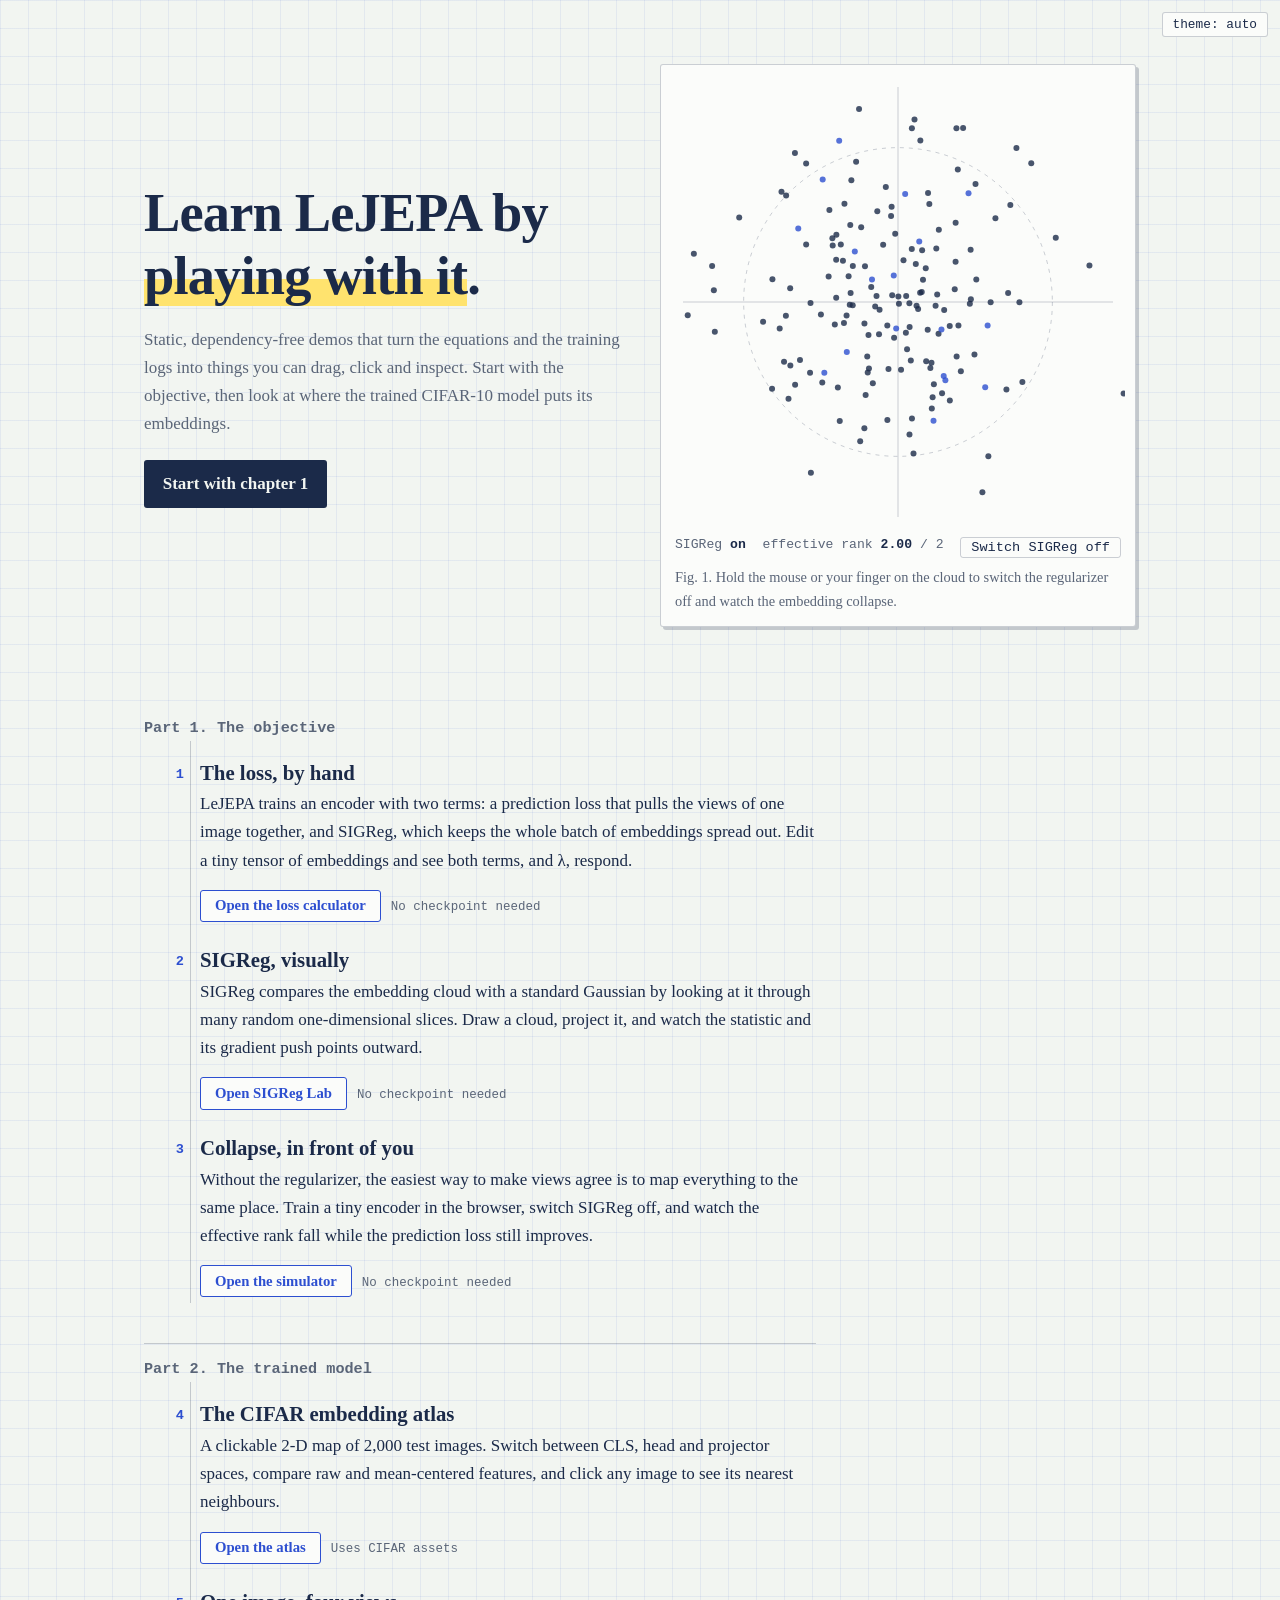
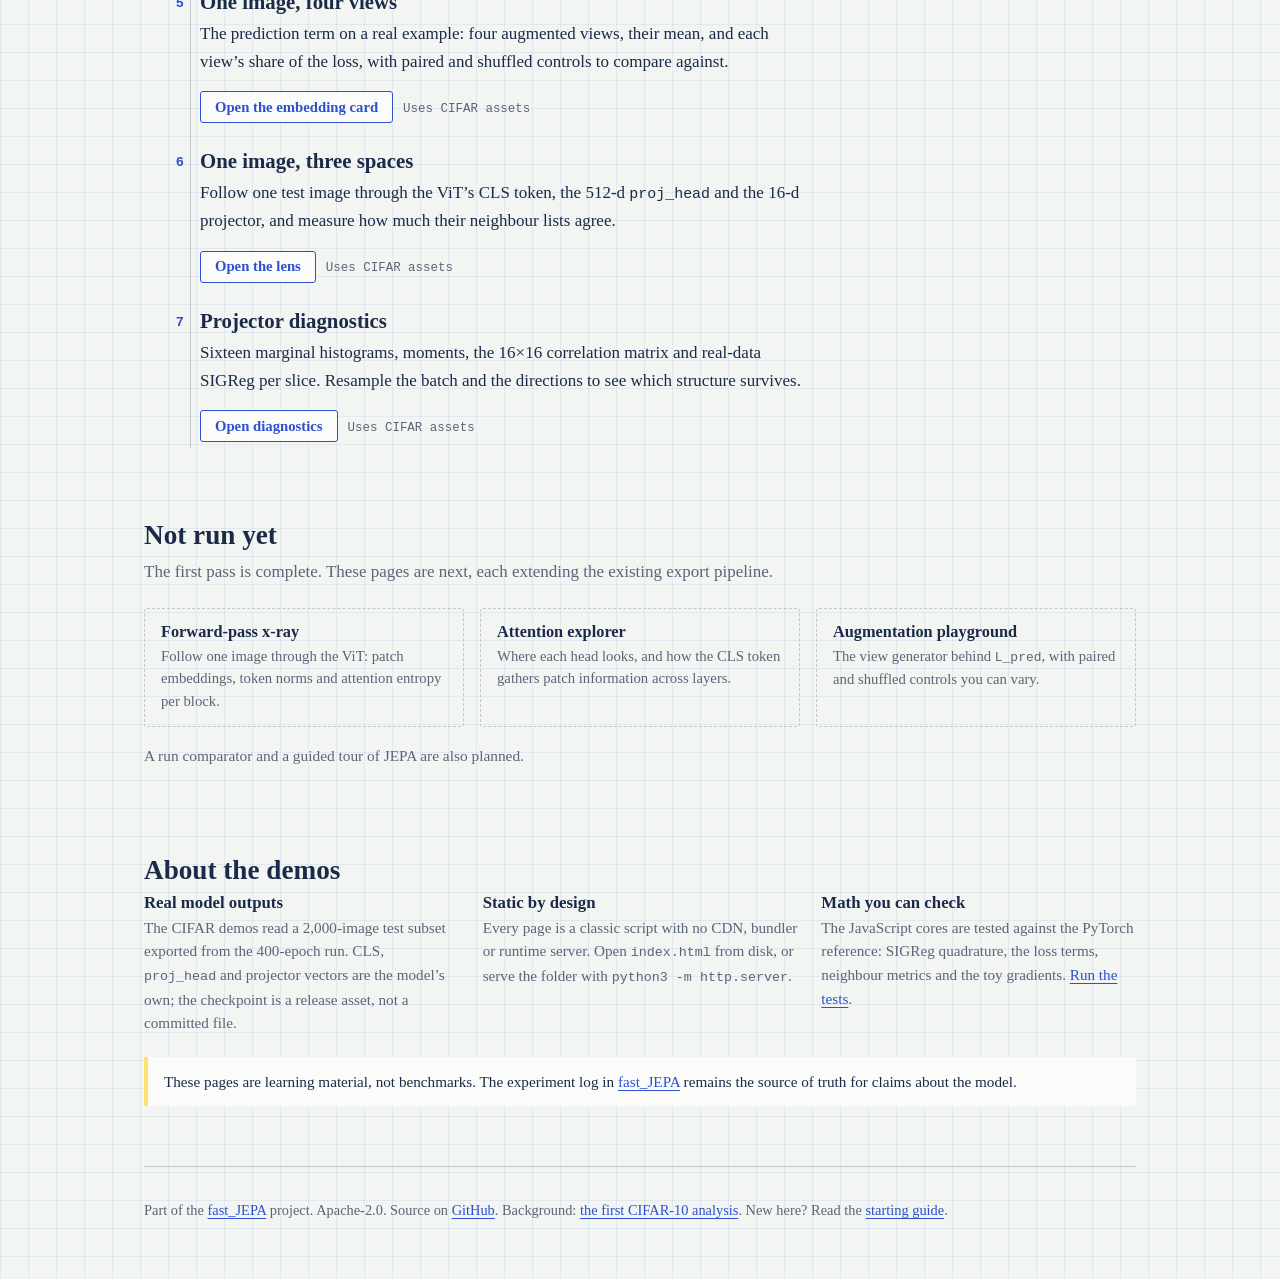
<file: index.html>
<!doctype html>
<html lang="en">
<head>
<meta charset="utf-8" />
<meta name="viewport" content="width=device-width, initial-scale=1" />
<title>FastJEPA learning tools</title>
<meta name="description" content="Interactive demos for understanding JEPA, LeJEPA, SIGReg and the CIFAR-10 representation." />
<style>
:root{
  --paper:#f2f5f1; --sheet:#fbfcfa; --grid:rgba(45,79,208,.08); --ink:#1b2a49; --soft:#5a6578;
  --accent:#2d4fd0; --mark:#ffe36e; --rule:rgba(27,42,73,.22);
  --serif:"Iowan Old Style","Palatino Linotype",Palatino,Charter,Georgia,serif;
  --mono:ui-monospace,"SF Mono",Menlo,Consolas,monospace;
}
@media (prefers-color-scheme:dark){:root:not([data-theme="light"]){
  --paper:#12161d; --sheet:#181d26; --grid:rgba(143,168,255,.07); --ink:#e6eaf2; --soft:#9aa5b8;
  --accent:#8fa8ff; --mark:#5c4f12; --rule:rgba(230,234,242,.2);
}}
:root[data-theme="dark"]{
  --paper:#12161d; --sheet:#181d26; --grid:rgba(143,168,255,.07); --ink:#e6eaf2; --soft:#9aa5b8;
  --accent:#8fa8ff; --mark:#5c4f12; --rule:rgba(230,234,242,.2);
}
.theme{position:fixed;top:12px;right:12px;z-index:5;font:.8rem var(--mono);background:var(--sheet);color:var(--ink);
  border:1px solid var(--rule);border-radius:3px;padding:4px 10px;cursor:pointer}
*{box-sizing:border-box}
html{scroll-behavior:smooth}
body{margin:0;background:var(--paper);color:var(--ink);font:1.0625rem/1.65 var(--serif);
  background-image:linear-gradient(var(--grid) 1px,transparent 1px),linear-gradient(90deg,var(--grid) 1px,transparent 1px);
  background-size:28px 28px}
a{color:var(--accent);text-underline-offset:3px}
a:focus-visible,button:focus-visible{outline:3px solid var(--accent);outline-offset:3px}
.wrap{max-width:1040px;margin:0 auto;padding:0 24px}
.mono{font-family:var(--mono);font-size:.88em}
h1,h2,h3{font-weight:600;line-height:1.15;margin:0}
.mark{background:linear-gradient(transparent 55%,var(--mark) 55%)}

/* hero */
.hero{display:grid;grid-template-columns:1fr 1fr;gap:40px;align-items:center;padding:64px 0 48px}
.hero h1{font-size:clamp(2.2rem,5vw,3.4rem);letter-spacing:-.015em}
.hero p{max-width:34em;color:var(--soft);margin:18px 0 0}
.hero .cta{display:inline-block;margin-top:22px;padding:.6em 1.1em;background:var(--ink);color:var(--paper);
  text-decoration:none;font-weight:600;border-radius:3px}
figure{margin:0}
.fig{background:var(--sheet);border:1px solid var(--rule);border-radius:3px;padding:10px;
  box-shadow:3px 3px 0 var(--rule)}
canvas{display:block;width:100%;aspect-ratio:1/1;touch-action:none;cursor:crosshair;border-radius:2px}
.readout{display:flex;justify-content:space-between;gap:12px;flex-wrap:wrap;font:.82rem var(--mono);padding:8px 4px 2px;color:var(--soft)}
.readout b{color:var(--ink)}
figcaption{font-size:.9rem;color:var(--soft);padding:6px 4px 2px}
.toggle{font:inherit;font-size:.85rem;background:none;border:1px solid var(--rule);color:var(--ink);
  border-radius:3px;padding:2px 10px;cursor:pointer}

/* sections */
section{padding:36px 0}
section>h2{font-size:1.7rem;margin-bottom:6px}
.lede{color:var(--soft);max-width:38em;margin:0 0 22px}
.chapters{max-width:42rem}
.part-h{font:600 .95rem var(--mono);color:var(--soft);margin:40px 0 4px;padding-top:16px;border-top:1px solid var(--rule)}
.part-h:first-child{margin-top:8px;border-top:0;padding-top:0}
.chapter{position:relative;padding:20px 0 6px 56px;scroll-margin-top:16px}
.chapter .n{position:absolute;left:0;top:26px;width:40px;text-align:right;font:600 .85rem var(--mono);color:var(--accent)}
.chapter::before{content:"";position:absolute;left:46px;top:0;bottom:0;width:1px;background:var(--rule)}
.chapter h3{font-size:1.3rem;margin-bottom:6px}
.chapter p{margin:0 0 .9em}
.go{display:inline-block;font:600 .92rem var(--serif);text-decoration:none;padding:.45em .95em;border:1.5px solid var(--accent);border-radius:3px;background:var(--sheet)}
.go:hover{background:var(--accent);color:var(--paper)}
.req{margin-left:10px;font:.78rem var(--mono);color:var(--soft)}
.after{margin-top:16px;font-size:.96rem;color:var(--soft)}
.pending{display:grid;grid-template-columns:repeat(auto-fit,minmax(220px,1fr));gap:16px}
.pending div{border:1.5px dashed var(--rule);border-radius:3px;padding:14px 16px}
.pending h3{font-size:1.02rem}
.pending p{margin:4px 0 0;font-size:.92rem;color:var(--soft);line-height:1.5}
.about{display:grid;grid-template-columns:repeat(auto-fit,minmax(250px,1fr));gap:24px}
.about h3{font-size:1.05rem;margin-bottom:4px}
.about p{margin:0;font-size:.95rem;color:var(--soft);line-height:1.55}
.note{margin-top:22px;padding:12px 16px;border-left:4px solid var(--mark);background:var(--sheet);font-size:.95rem}
footer{padding:32px 0 56px;font-size:.9rem;color:var(--soft);border-top:1px solid var(--rule);margin-top:24px}
@media (max-width:760px){.hero{grid-template-columns:1fr;padding-top:36px}}
</style>
</head>
<body>
<button class="theme" id="theme" type="button" aria-label="Colour theme">theme: auto</button>
<div class="wrap">
  <header class="hero">
    <div>
      <h1>Learn LeJEPA by <span class="mark">playing with it</span>.</h1>
      <p>Static, dependency-free demos that turn the equations and the training logs into things you can drag, click and inspect. Start with the objective, then look at where the trained CIFAR-10 model puts its embeddings.</p>
      <a class="cta" href="#c1">Start with chapter 1</a>
    </div>
    <figure class="fig">
      <canvas id="cloud" role="img" aria-label="Animated cloud of 2-D embedding points. It spreads into a round Gaussian cloud, and collapses onto a line while the pointer is held down."></canvas>
      <div class="readout">
        <span>SIGReg <b id="state">on</b></span>
        <span>effective rank <b id="rank">2.00</b> / 2</span>
        <button class="toggle" id="btn" type="button" aria-pressed="false">Switch SIGReg off</button>
      </div>
      <figcaption>Fig. 1. Hold the mouse or your finger on the cloud to switch the regularizer off and watch the embedding collapse.</figcaption>
    </figure>
  </header>

  <section id="experiments">
  <div class="chapters">
    <h2 class="part-h">Part 1. The objective</h2>
    <div class="chapter" id="c1"><span class="n">1</span><h3>The loss, by hand</h3>
      <p>LeJEPA trains an encoder with two terms: a prediction loss that pulls the views of one image together, and SIGReg, which keeps the whole batch of embeddings spread out. Edit a tiny tensor of embeddings and see both terms, and λ, respond.</p><a class="go" href="loss_calculator/index.html">Open the loss calculator</a><span class="req">No checkpoint needed</span></div>
    <div class="chapter" id="c2"><span class="n">2</span><h3>SIGReg, visually</h3>
      <p>SIGReg compares the embedding cloud with a standard Gaussian by looking at it through many random one-dimensional slices. Draw a cloud, project it, and watch the statistic and its gradient push points outward.</p><a class="go" href="sigreg_lab/index.html">Open SIGReg Lab</a><span class="req">No checkpoint needed</span></div>
    <div class="chapter" id="c3"><span class="n">3</span><h3>Collapse, in front of you</h3>
      <p>Without the regularizer, the easiest way to make views agree is to map everything to the same place. Train a tiny encoder in the browser, switch SIGReg off, and watch the effective rank fall while the prediction loss still improves.</p><a class="go" href="collapse_sim/index.html">Open the simulator</a><span class="req">No checkpoint needed</span></div>
    <h2 class="part-h">Part 2. The trained model</h2>
    <div class="chapter" id="c4"><span class="n">4</span><h3>The CIFAR embedding atlas</h3>
      <p>A clickable 2-D map of 2,000 test images. Switch between CLS, head and projector spaces, compare raw and mean-centered features, and click any image to see its nearest neighbours.</p><a class="go" href="cifar_atlas/index.html">Open the atlas</a><span class="req">Uses CIFAR assets</span></div>
    <div class="chapter" id="c5"><span class="n">5</span><h3>One image, four views</h3>
      <p>The prediction term on a real example: four augmented views, their mean, and each view’s share of the loss, with paired and shuffled controls to compare against.</p><a class="go" href="per_image/index.html">Open the embedding card</a><span class="req">Uses CIFAR assets</span></div>
    <div class="chapter" id="c6"><span class="n">6</span><h3>One image, three spaces</h3>
      <p>Follow one test image through the ViT’s CLS token, the 512-d <span class="mono">proj_head</span> and the 16-d projector, and measure how much their neighbour lists agree.</p><a class="go" href="space_lens/index.html">Open the lens</a><span class="req">Uses CIFAR assets</span></div>
    <div class="chapter" id="c7"><span class="n">7</span><h3>Projector diagnostics</h3>
      <p>Sixteen marginal histograms, moments, the 16×16 correlation matrix and real-data SIGReg per slice. Resample the batch and the directions to see which structure survives.</p><a class="go" href="projector_diagnostics/index.html">Open diagnostics</a><span class="req">Uses CIFAR assets</span></div>
  </div>
</section>

  <section id="roadmap">
    <h2>Not run yet</h2>
    <p class="lede">The first pass is complete. These pages are next, each extending the existing export pipeline.</p>
    <div class="pending">
      <div><h3>Forward-pass x-ray</h3><p>Follow one image through the ViT: patch embeddings, token norms and attention entropy per block.</p></div>
      <div><h3>Attention explorer</h3><p>Where each head looks, and how the CLS token gathers patch information across layers.</p></div>
      <div><h3>Augmentation playground</h3><p>The view generator behind <span class="mono">L_pred</span>, with paired and shuffled controls you can vary.</p></div>
    </div>
    <p class="after">A run comparator and a guided tour of JEPA are also planned.</p>
  </section>

  <section id="about">
    <h2>About the demos</h2>
    <div class="about">
      <div><h3>Real model outputs</h3><p>The CIFAR demos read a 2,000-image test subset exported from the 400-epoch run. CLS, <span class="mono">proj_head</span> and projector vectors are the model’s own; the checkpoint is a release asset, not a committed file.</p></div>
      <div><h3>Static by design</h3><p>Every page is a classic script with no CDN, bundler or runtime server. Open <span class="mono">index.html</span> from disk, or serve the folder with <span class="mono">python3 -m http.server</span>.</p></div>
      <div><h3>Math you can check</h3><p>The JavaScript cores are tested against the PyTorch reference: SIGReg quadrature, the loss terms, neighbour metrics and the toy gradients. <a href="STARTING_GUIDE.md#5-run-the-tests">Run the tests</a>.</p></div>
    </div>
    <div class="note">These pages are learning material, not benchmarks. The experiment log in <a href="https://github.com/iiEliJas/fast_JEPA">fast_JEPA</a> remains the source of truth for claims about the model.</div>
  </section>

  <footer>
    Part of the <a href="https://github.com/iiEliJas/fast_JEPA">fast_JEPA</a> project. Apache-2.0. Source on <a href="https://github.com/iiEliJas/learn_jepa">GitHub</a>. Background: <a href="https://github.com/iiEliJas/fast_JEPA/blob/main/docs/experiments/002_cifar10_lejepa_analysis.md">the first CIFAR-10 analysis</a>. New here? Read the <a href="STARTING_GUIDE.md">starting guide</a>.
  </footer>
</div>

<script>
(function(){
  var cv=document.getElementById('cloud'), ctx=cv.getContext('2d');
  var stateEl=document.getElementById('state'), rankEl=document.getElementById('rank'), btn=document.getElementById('btn');
  var reduce=matchMedia('(prefers-reduced-motion: reduce)').matches;
  var N=170, pts=[], seed=7;
  function rnd(){seed=(seed*16807)%2147483647;return seed/2147483647}
  function gauss(){return Math.sqrt(-2*Math.log(rnd()+1e-9))*Math.cos(2*Math.PI*rnd())}
  for(var i=0;i<N;i++)pts.push({gx:gauss(),gy:gauss(),ph:rnd()*6.28,x:0,y:0});
  var s=1, target=1, held=false, W=0, last=0, t0=0;
  function css(v){return getComputedStyle(document.documentElement).getPropertyValue(v).trim()}
  function resize(){var r=cv.getBoundingClientRect(),d=window.devicePixelRatio||1;W=r.width;cv.width=W*d;cv.height=W*d;ctx.setTransform(d,0,0,d,0,0)}
  function setTarget(v){target=v;stateEl.textContent=v?'on':'off';btn.textContent=v?'Switch SIGReg off':'Switch SIGReg on';btn.setAttribute('aria-pressed',v?'false':'true');requestAnimationFrame(frame)}
  cv.addEventListener('pointerdown',function(e){held=true;cv.setPointerCapture(e.pointerId);setTarget(0)});
  function up(){if(held){held=false;setTarget(1)}}
  cv.addEventListener('pointerup',up);cv.addEventListener('pointercancel',up);
  btn.addEventListener('click',function(){setTarget(target?0:1)});
  function frame(t){
    var dt=Math.min(.05,(t-last)/1000||0);last=t;
    s+= (target-s)*(reduce?1:Math.min(1,dt*3));
    var R=W*.17, c=W/2, sx=0,sy=0,sxx=0,syy=0,sxy=0, ink=css('--ink'), acc=css('--accent'), rule=css('--rule');
    ctx.clearRect(0,0,W,W);
    ctx.strokeStyle=rule;ctx.lineWidth=1;
    ctx.beginPath();ctx.moveTo(c,12);ctx.lineTo(c,W-12);ctx.moveTo(12,c);ctx.lineTo(W-12,c);ctx.stroke();
    ctx.setLineDash([4,5]);ctx.beginPath();ctx.arc(c,c,R*2,0,6.283);ctx.stroke();ctx.setLineDash([]);
    for(var i=0;i<N;i++){
      var p=pts[i], w=reduce?0:Math.sin(t/900+p.ph)*.06;
      var ux=p.gx+w, uy=p.gy+w*1.3;
      var lx=(ux+uy)/Math.SQRT2, ly=.04*(ux-uy)/Math.SQRT2;
      var cx=(1-s)*(lx*Math.SQRT1_2-ly*Math.SQRT1_2)+s*ux;
      var cy=(1-s)*(lx*Math.SQRT1_2+ly*Math.SQRT1_2)+s*uy;
      p.x=cx*R;p.y=cy*R;
      sx+=p.x;sy+=p.y;sxx+=p.x*p.x;syy+=p.y*p.y;sxy+=p.x*p.y;
      ctx.fillStyle=i%9===0?acc:ink;ctx.globalAlpha=.8;
      ctx.beginPath();ctx.arc(c+p.x,c-p.y,3,0,6.283);ctx.fill();
    }
    ctx.globalAlpha=1;
    var mx=sx/N,my=sy/N,a=sxx/N-mx*mx,b=syy/N-my*my,d=sxy/N-mx*my;
    var tr=a+b,det=a*b-d*d,disc=Math.sqrt(Math.max(0,tr*tr/4-det));
    var l1=tr/2+disc,l2=Math.max(1e-9,tr/2-disc),q=l1+l2,p1=l1/q,p2=l2/q;
    var er=Math.exp(-(p1*Math.log(p1)+p2*Math.log(p2)));
    rankEl.textContent=er.toFixed(2);
    if(!reduce||Math.abs(target-s)>.001)requestAnimationFrame(frame);
  }
  resize();addEventListener('resize',function(){resize();requestAnimationFrame(frame)});
  if(matchMedia('(prefers-color-scheme: dark)').addEventListener)matchMedia('(prefers-color-scheme: dark)').addEventListener('change',function(){requestAnimationFrame(frame)});
  requestAnimationFrame(frame);
})();

(function(){
  var b=document.getElementById('theme'),root=document.documentElement,modes=['auto','light','dark'],m='auto';
  try{m=localStorage.getItem('theme')||'auto'}catch(e){}
  function apply(){if(m==='auto')root.removeAttribute('data-theme');else root.setAttribute('data-theme',m);b.textContent='theme: '+m}
  b.addEventListener('click',function(){m=modes[(modes.indexOf(m)+1)%3];try{localStorage.setItem('theme',m)}catch(e){}apply();requestAnimationFrame(function(){window.dispatchEvent(new Event('resize'))})});
  apply();
})();
</script>
</body>
</html>
</file>
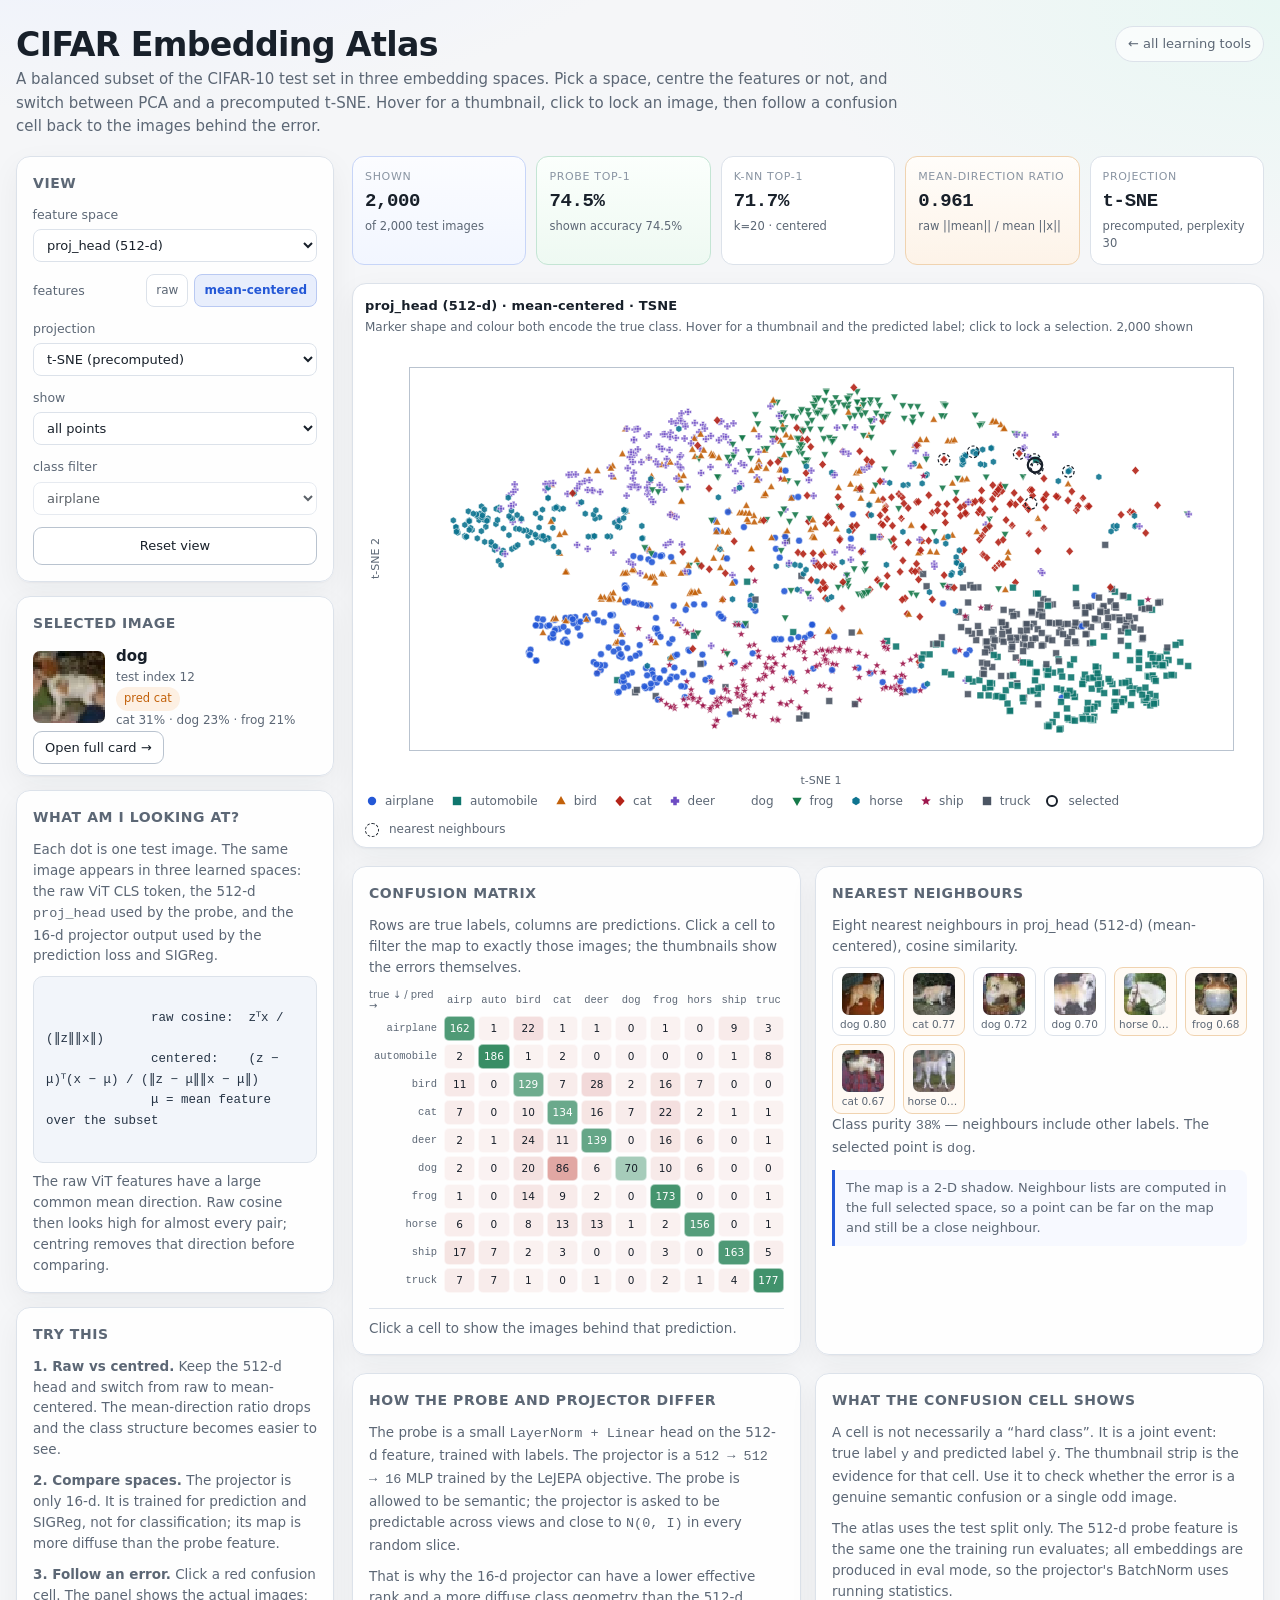
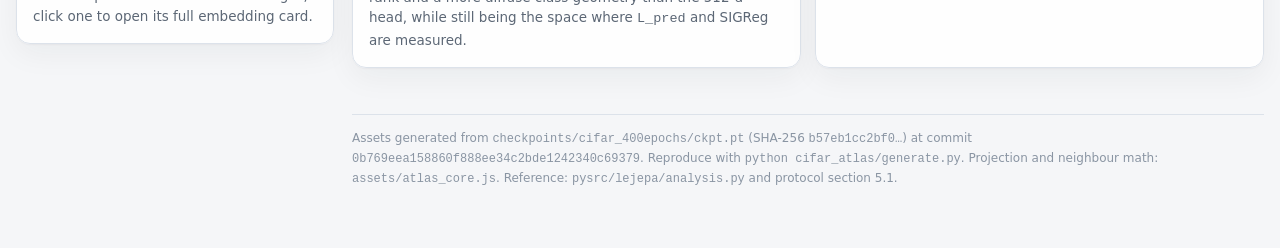
<file: cifar_atlas/index.html>
<!doctype html>
<html lang="en">
  <head>
    <meta charset="utf-8" />
    <meta name="viewport" content="width=device-width, initial-scale=1" />
    <title>CIFAR Embedding Atlas — FastJEPA learning tools</title>
    <meta
      name="description"
      content="Interactive 2-D atlas of CIFAR-10 test embeddings: raw ViT CLS, proj_head and projector spaces, with a confusion-matrix drill-down."
    />
    <link rel="stylesheet" href="../assets/learning.css" />
  </head>
  <body>
    <div class="page">
      <header class="demo-header">
        <div>
          <h1>CIFAR Embedding Atlas</h1>
          <p>
            A balanced subset of the CIFAR-10 test set in three embedding spaces. Pick a
            space, centre the features or not, and switch between PCA and a precomputed
            t-SNE. Hover for a thumbnail, click to lock an image, then follow a confusion
            cell back to the images behind the error.
          </p>
        </div>
        <a class="back-link" href="../index.html">← all learning tools</a>
      </header>

      <div class="layout">
        <aside class="sidebar">
          <section class="card">
            <h2>View</h2>
            <div class="control">
              <label for="space">feature space</label>
              <select id="space">
                <option value="cls">raw ViT CLS (192-d)</option>
                <option value="head" selected>proj_head (512-d)</option>
                <option value="proj">projector (16-d)</option>
              </select>
            </div>
            <div class="control">
              <label>features</label>
              <div class="segmented" id="centering">
                <button type="button" data-centered="false">raw</button>
                <button type="button" data-centered="true" aria-pressed="true">mean-centered</button>
              </div>
            </div>
            <div class="control">
              <label for="projection">projection</label>
              <select id="projection">
                <option value="tsne">t-SNE (precomputed)</option>
                <option value="pca">PCA</option>
              </select>
            </div>
            <div class="control">
              <label for="filter">show</label>
              <select id="filter">
                <option value="all">all points</option>
                <option value="errors">misclassified only</option>
                <option value="class">one class</option>
                <option value="cell">a confusion cell</option>
              </select>
            </div>
            <div class="control">
              <label for="classFilter">class filter</label>
              <select id="classFilter"></select>
            </div>
            <div class="btn-row">
              <button class="btn" id="resetView" type="button">Reset view</button>
            </div>
          </section>

          <section class="card">
            <h2>Selected image</h2>
            <div id="selectedCard">
              <p class="small muted">
                Click a point on the map to lock an image, or use the confusion cell
                thumbnails.
              </p>
            </div>
            <a class="btn" id="openCard" href="#" style="margin-top: 10px">Open full card →</a>
          </section>

          <section class="card">
            <h2>What am I looking at?</h2>
            <p>
              Each dot is one test image. The same image appears in three learned spaces:
              the raw ViT CLS token, the 512-d <span class="mono">proj_head</span> used by
              the probe, and the 16-d projector output used by the prediction loss and
              SIGReg.
            </p>
            <div class="formula">
              raw cosine:  zᵀx / (‖z‖‖x‖)
              centered:    (z − μ)ᵀ(x − μ) / (‖z − μ‖‖x − μ‖)
              μ = mean feature over the subset
            </div>
            <p class="small muted" style="margin-top: 8px">
              The raw ViT features have a large common mean direction. Raw cosine then
              looks high for almost every pair; centring removes that direction before
              comparing.
            </p>
          </section>

          <section class="card">
            <h2>Try this</h2>
            <p>
              <strong>1. Raw vs centred.</strong> Keep the 512-d head and switch from raw to
              mean-centered. The mean-direction ratio drops and the class structure becomes
              easier to see.
            </p>
            <p>
              <strong>2. Compare spaces.</strong> The projector is only 16-d. It is trained
              for prediction and SIGReg, not for classification; its map is more diffuse
              than the probe feature.
            </p>
            <p>
              <strong>3. Follow an error.</strong> Click a red confusion cell. The panel
              shows the actual images; click one to open its full embedding card.
            </p>
          </section>
        </aside>

        <main class="main">
          <section class="stats" aria-label="Headline numbers">
            <div class="stat accent">
              <span class="k">shown</span>
              <span class="v" id="statShown">–</span>
              <span class="s" id="statShownSub">of the test subset</span>
            </div>
            <div class="stat good">
              <span class="k">probe top-1</span>
              <span class="v" id="statProbe">–</span>
              <span class="s" id="statProbeSub">centre crop, eval mode</span>
            </div>
            <div class="stat">
              <span class="k">k-NN top-1</span>
              <span class="v" id="statKnn">–</span>
              <span class="s" id="statKnnSub">k = 20</span>
            </div>
            <div class="stat warn">
              <span class="k">mean-direction ratio</span>
              <span class="v" id="statAniso">–</span>
              <span class="s" id="statAnisoSub">raw ‖mean‖ / mean ‖x‖</span>
            </div>
            <div class="stat">
              <span class="k">projection</span>
              <span class="v" id="statPca">–</span>
              <span class="s" id="statPcaSub">PC1 + PC2</span>
            </div>
          </section>

          <section class="plot-card wide">
            <h3><span id="mapTitle">Embedding map</span></h3>
            <p class="hint">
              Marker shape and colour both encode the true class. Hover for a thumbnail and
              the predicted label; click to lock a selection. <span id="mapCount"></span>
            </p>
            <div class="canvas-wrap wide atlas-canvas-wrap" id="atlasWrap">
              <canvas id="atlasCanvas" aria-label="2-D embedding atlas"></canvas>
              <div id="atlasTooltip" class="atlas-tooltip" hidden></div>
            </div>
            <div class="legend" id="mapLegend"></div>
          </section>

          <div class="two-col">
            <section class="card">
              <h2>Confusion matrix</h2>
              <p class="hint">
                Rows are true labels, columns are predictions. Click a cell to filter the
                map to exactly those images; the thumbnails show the errors themselves.
              </p>
              <div id="confusionMatrix" class="confusion-matrix" role="grid"></div>
              <div id="cellDetail" class="cell-detail">
                <p class="small muted">
                  Click a cell to show the images behind that prediction.
                </p>
              </div>
            </section>

            <section class="card">
              <h2>Nearest neighbours</h2>
              <p class="hint" id="neighborHint">
                Pick a point to see the eight closest embeddings.
              </p>
              <div id="neighborGrid" class="thumb-grid"></div>
              <p class="small muted" id="neighborStats"></p>
              <div class="note" style="margin-top: 10px">
                The map is a 2-D shadow. Neighbour lists are computed in the full selected
                space, so a point can be far on the map and still be a close neighbour.
              </div>
            </section>
          </div>

          <section class="two-col">
            <div class="card">
              <h2>How the probe and projector differ</h2>
              <p>
                The probe is a small <span class="mono">LayerNorm + Linear</span> head on
                the 512-d feature, trained with labels. The projector is a
                <span class="mono">512 → 512 → 16</span> MLP trained by the LeJEPA
                objective. The probe is allowed to be semantic; the projector is asked to
                be predictable across views and close to <span class="mono">N(0, I)</span>
                in every random slice.
              </p>
              <p class="small muted">
                That is why the 16-d projector can have a lower effective rank and a more
                diffuse class geometry than the 512-d head, while still being the space
                where <span class="mono">L_pred</span> and SIGReg are measured.
              </p>
            </div>
            <div class="card">
              <h2>What the confusion cell shows</h2>
              <p>
                A cell is not necessarily a “hard class”. It is a joint event: true label
                <span class="mono">y</span> and predicted label <span class="mono">ŷ</span>.
                The thumbnail strip is the evidence for that cell. Use it to check whether
                the error is a genuine semantic confusion or a single odd image.
              </p>
              <p class="small muted">
                The atlas uses the test split only. The 512-d probe feature is the same
                one the training run evaluates; all embeddings are produced in eval mode,
                so the projector's BatchNorm uses running statistics.
              </p>
            </div>
          </section>

          <footer class="footer">
            Assets generated from
            <span class="mono">checkpoints/cifar_400epochs/ckpt.pt</span>
            (SHA-256 <span class="mono" id="footerSha">–</span>) at commit
            <span class="mono" id="footerCommit">–</span>. Reproduce with
            <span class="mono">python cifar_atlas/generate.py</span>. Projection and
            neighbour math: <span class="mono">assets/atlas_core.js</span>. Reference:
            <span class="mono">pysrc/lejepa/analysis.py</span> and protocol section 5.1.
          </footer>
        </main>
      </div>
    </div>

    <script src="../assets/canvas.js"></script>
    <script src="../assets/atlas_core.js"></script>
    <script src="../assets/atlas_ui.js"></script>
    <script src="atlas_data.js"></script>
    <script src="app.js"></script>
  </body>
</html>
</file>
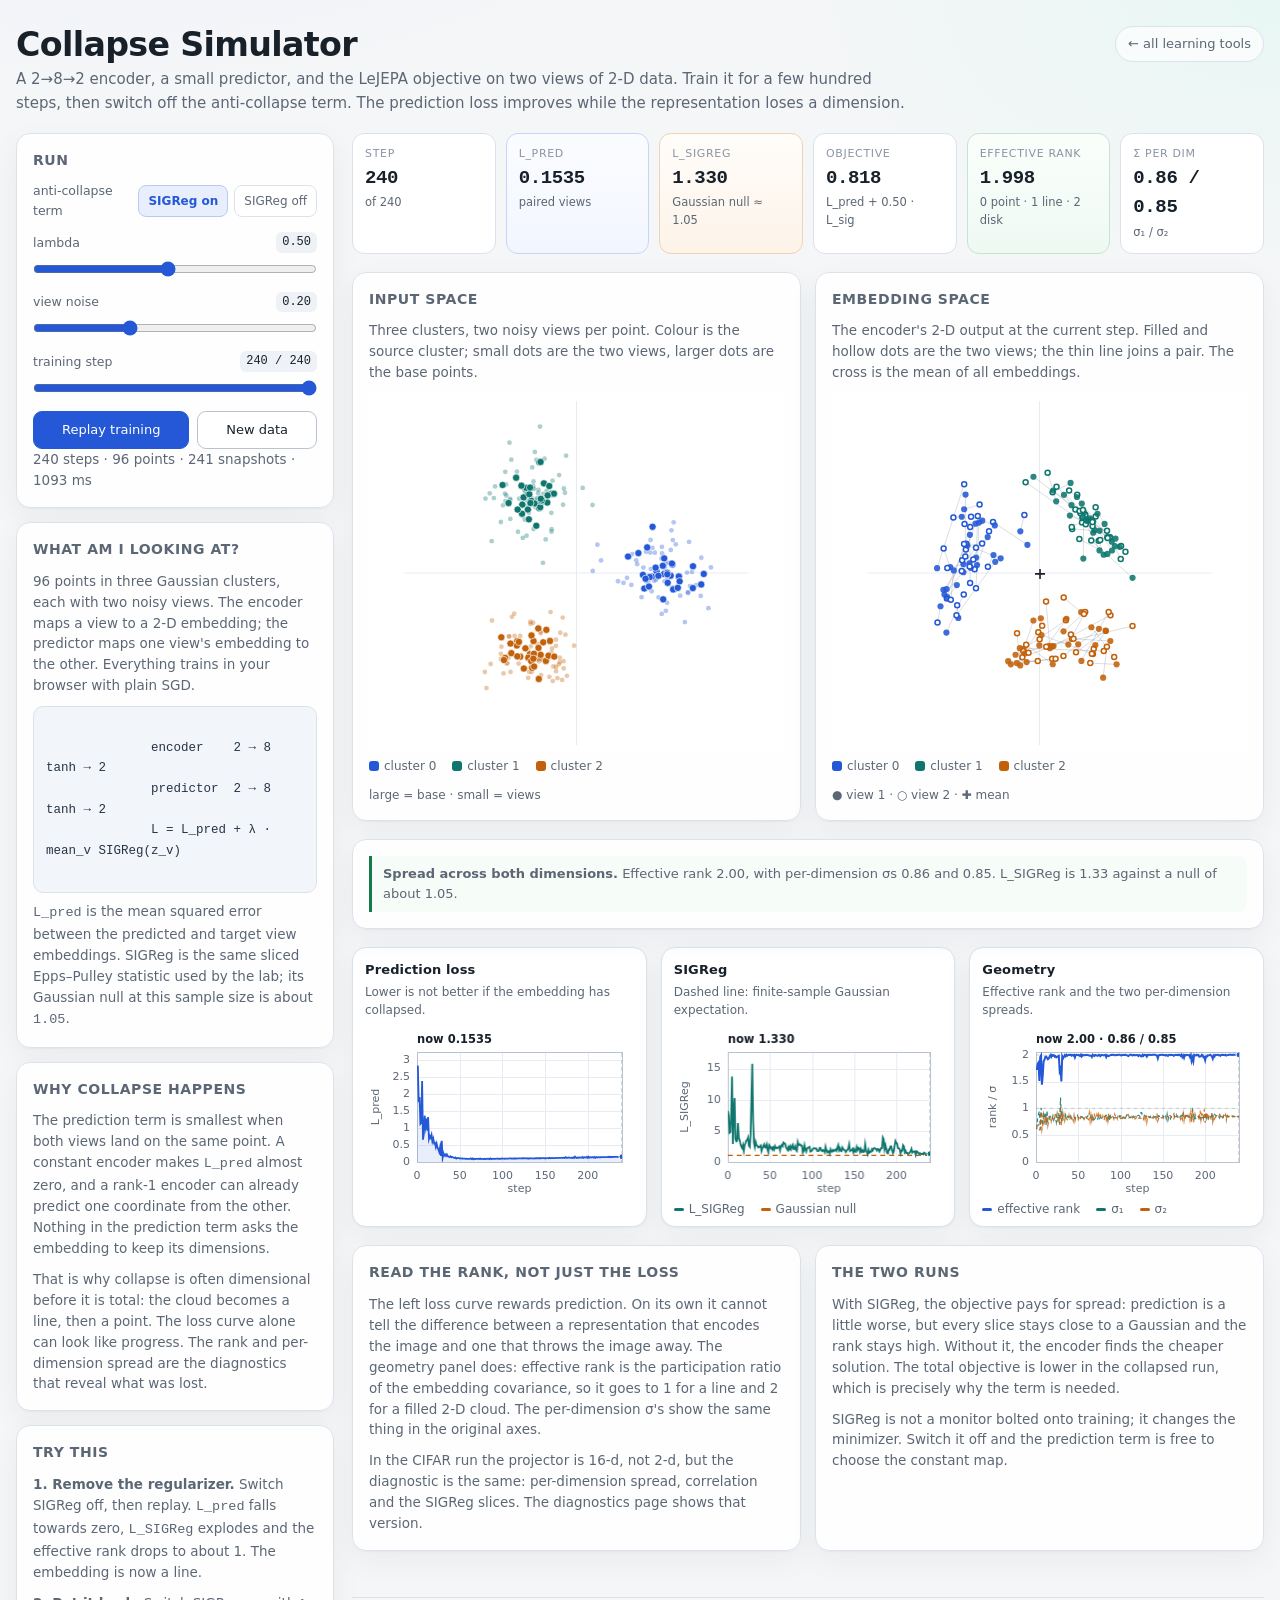
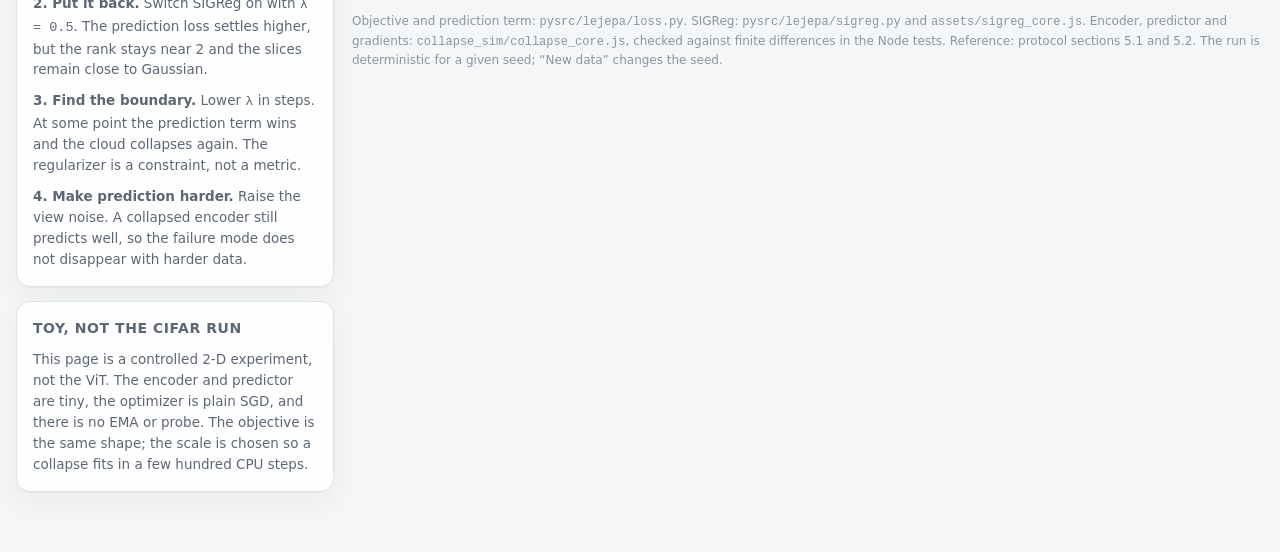
<file: collapse_sim/index.html>
<!doctype html>
<html lang="en">
  <head>
    <meta charset="utf-8" />
    <meta name="viewport" content="width=device-width, initial-scale=1" />
    <title>Collapse Simulator — FastJEPA learning tools</title>
    <meta
      name="description"
      content="Train a tiny LeJEPA on two-view 2-D data in the browser. Switch SIGReg off and watch the embedding collapse to a line while the prediction loss improves."
    />
    <link rel="stylesheet" href="../assets/learning.css" />
  </head>
  <body>
    <div class="page">
      <header class="demo-header">
        <div>
          <h1>Collapse Simulator</h1>
          <p>
            A 2→8→2 encoder, a small predictor, and the LeJEPA objective on
            two views of 2-D data. Train it for a few hundred steps, then switch
            off the anti-collapse term. The prediction loss improves while the
            representation loses a dimension.
          </p>
        </div>
        <a class="back-link" href="../index.html">← all learning tools</a>
      </header>

      <div class="layout">
        <aside class="sidebar">
          <section class="card">
            <h2>Run</h2>
            <div class="control">
              <label>anti-collapse term</label>
              <div class="segmented" id="antiCollapse">
                <button type="button" data-on="true" aria-pressed="true">SIGReg on</button>
                <button type="button" data-on="false">SIGReg off</button>
              </div>
            </div>
            <div class="control">
              <label for="lambda">lambda</label>
              <output id="lambdaOut">0.50</output>
              <input id="lambda" type="range" min="0.05" max="1" step="0.05" value="0.5" />
            </div>
            <div class="control">
              <label for="noise">view noise</label>
              <output id="noiseOut">0.20</output>
              <input id="noise" type="range" min="0.05" max="0.5" step="0.05" value="0.2" />
            </div>
            <div class="control">
              <label for="step">training step</label>
              <output id="stepOut">240 / 240</output>
              <input id="step" type="range" min="0" max="240" step="1" value="240" />
            </div>
            <div class="btn-row">
              <button class="btn primary" id="playPause" type="button">Replay training</button>
              <button class="btn" id="newData" type="button">New data</button>
            </div>
            <p class="small muted" id="trainNote"></p>
          </section>

          <section class="card">
            <h2>What am I looking at?</h2>
            <p>
              96 points in three Gaussian clusters, each with two noisy views. The
              encoder maps a view to a 2-D embedding; the predictor maps one view's
              embedding to the other. Everything trains in your browser with plain
              SGD.
            </p>
            <div class="formula">
              encoder    2 → 8 tanh → 2
              predictor  2 → 8 tanh → 2
              L = L_pred + λ · mean_v SIGReg(z_v)
            </div>
            <p class="small muted" style="margin-top: 8px">
              <span class="mono">L_pred</span> is the mean squared error between
              the predicted and target view embeddings. SIGReg is the same sliced
              Epps–Pulley statistic used by the lab; its Gaussian null at this
              sample size is about <span class="mono">1.05</span>.
            </p>
          </section>

          <section class="card">
            <h2>Why collapse happens</h2>
            <p>
              The prediction term is smallest when both views land on the same
              point. A constant encoder makes <span class="mono">L_pred</span>
              almost zero, and a rank-1 encoder can already predict one coordinate
              from the other. Nothing in the prediction term asks the embedding to
              keep its dimensions.
            </p>
            <p class="small muted">
              That is why collapse is often dimensional before it is total: the
              cloud becomes a line, then a point. The loss curve alone can look
              like progress. The rank and per-dimension spread are the diagnostics
              that reveal what was lost.
            </p>
          </section>

          <section class="card">
            <h2>Try this</h2>
            <p>
              <strong>1. Remove the regularizer.</strong> Switch SIGReg off, then
              replay. <span class="mono">L_pred</span> falls towards zero,
              <span class="mono">L_SIGReg</span> explodes and the effective rank
              drops to about 1. The embedding is now a line.
            </p>
            <p>
              <strong>2. Put it back.</strong> Switch SIGReg on with
              <span class="mono">λ = 0.5</span>. The prediction loss settles
              higher, but the rank stays near 2 and the slices remain close to
              Gaussian.
            </p>
            <p>
              <strong>3. Find the boundary.</strong> Lower
              <span class="mono">λ</span> in steps. At some point the prediction
              term wins and the cloud collapses again. The regularizer is a
              constraint, not a metric.
            </p>
            <p>
              <strong>4. Make prediction harder.</strong> Raise the view noise.
              A collapsed encoder still predicts well, so the failure mode does
              not disappear with harder data.
            </p>
          </section>

          <section class="card">
            <h2>Toy, not the CIFAR run</h2>
            <p class="small muted">
              This page is a controlled 2-D experiment, not the ViT. The encoder
              and predictor are tiny, the optimizer is plain SGD, and there is no
              EMA or probe. The objective is the same shape; the scale is chosen
              so a collapse fits in a few hundred CPU steps.
            </p>
          </section>
        </aside>

        <main class="main">
          <section class="stats" aria-label="Current training snapshot">
            <div class="stat">
              <span class="k">step</span>
              <span class="v" id="statStep">–</span>
              <span class="s" id="statStepSub">of 240</span>
            </div>
            <div class="stat accent">
              <span class="k">L_pred</span>
              <span class="v" id="statPred">–</span>
              <span class="s">paired views</span>
            </div>
            <div class="stat warn">
              <span class="k">L_SIGReg</span>
              <span class="v" id="statSig">–</span>
              <span class="s" id="statSigSub">Gaussian null ≈ 1.05</span>
            </div>
            <div class="stat">
              <span class="k">objective</span>
              <span class="v" id="statTotal">–</span>
              <span class="s" id="statTotalSub">L_pred + λ · L_sig</span>
            </div>
            <div class="stat good">
              <span class="k">effective rank</span>
              <span class="v" id="statRank">–</span>
              <span class="s">0 point · 1 line · 2 disk</span>
            </div>
            <div class="stat">
              <span class="k">σ per dim</span>
              <span class="v" id="statStd">–</span>
              <span class="s">σ₁ / σ₂</span>
            </div>
          </section>

          <div class="two-col">
            <section class="card">
              <h2>Input space</h2>
              <p class="hint">
                Three clusters, two noisy views per point. Colour is the source
                cluster; small dots are the two views, larger dots are the base
                points.
              </p>
              <div class="canvas-wrap cloud-wrap">
                <canvas id="inputCanvas" aria-label="Synthetic two-view data"></canvas>
              </div>
              <div class="legend" id="inputLegend"></div>
            </section>

            <section class="card">
              <h2>Embedding space</h2>
              <p class="hint">
                The encoder's 2-D output at the current step. Filled and hollow
                dots are the two views; the thin line joins a pair. The cross is
                the mean of all embeddings.
              </p>
              <div class="canvas-wrap cloud-wrap">
                <canvas id="embedCanvas" aria-label="Encoder embedding cloud"></canvas>
              </div>
              <div class="legend" id="embedLegend"></div>
            </section>
          </div>

          <section class="card">
            <div class="note" id="collapseNote"></div>
          </section>

          <section class="plot-grid three">
            <div class="plot-card">
              <h3>Prediction loss</h3>
              <p class="hint">Lower is not better if the embedding has collapsed.</p>
              <div class="canvas-wrap plot-canvas">
                <canvas id="predCanvas" aria-label="Prediction loss over training"></canvas>
              </div>
            </div>
            <div class="plot-card">
              <h3>SIGReg</h3>
              <p class="hint">Dashed line: finite-sample Gaussian expectation.</p>
              <div class="canvas-wrap plot-canvas">
                <canvas id="sigCanvas" aria-label="SIGReg over training"></canvas>
              </div>
              <div class="legend" id="sigLegend"></div>
            </div>
            <div class="plot-card">
              <h3>Geometry</h3>
              <p class="hint">Effective rank and the two per-dimension spreads.</p>
              <div class="canvas-wrap plot-canvas">
                <canvas id="geomCanvas" aria-label="Effective rank and per-dimension standard deviation"></canvas>
              </div>
              <div class="legend" id="geomLegend"></div>
            </div>
          </section>

          <div class="two-col">
            <div class="card">
              <h2>Read the rank, not just the loss</h2>
              <p>
                The left loss curve rewards prediction. On its own it cannot tell
                the difference between a representation that encodes the image and
                one that throws the image away. The geometry panel does: effective
                rank is the participation ratio of the embedding covariance, so it
                goes to 1 for a line and 2 for a filled 2-D cloud. The per-dimension
                σ's show the same thing in the original axes.
              </p>
              <p class="small muted">
                In the CIFAR run the projector is 16-d, not 2-d, but the diagnostic
                is the same: per-dimension spread, correlation and the SIGReg
                slices. The diagnostics page shows that version.
              </p>
            </div>
            <div class="card">
              <h2>The two runs</h2>
              <p>
                With SIGReg, the objective pays for spread: prediction is a little
                worse, but every slice stays close to a Gaussian and the rank stays
                high. Without it, the encoder finds the cheaper solution. The total
                objective is lower in the collapsed run, which is precisely why the
                term is needed.
              </p>
              <p class="small muted">
                SIGReg is not a monitor bolted onto training; it changes the
                minimizer. Switch it off and the prediction term is free to choose
                the constant map.
              </p>
            </div>
          </div>

          <footer class="footer">
            Objective and prediction term:
            <span class="mono">pysrc/lejepa/loss.py</span>. SIGReg:
            <span class="mono">pysrc/lejepa/sigreg.py</span> and
            <span class="mono">assets/sigreg_core.js</span>. Encoder, predictor and
            gradients: <span class="mono">collapse_sim/collapse_core.js</span>,
            checked against finite differences in the Node tests. Reference:
            protocol sections 5.1 and 5.2. The run is deterministic for a given
            seed; “New data” changes the seed.
          </footer>
        </main>
      </div>
    </div>

    <script src="../assets/canvas.js"></script>
    <script src="../assets/sigreg_core.js"></script>
    <script src="collapse_core.js"></script>
    <script src="app.js"></script>
  </body>
</html>
</file>
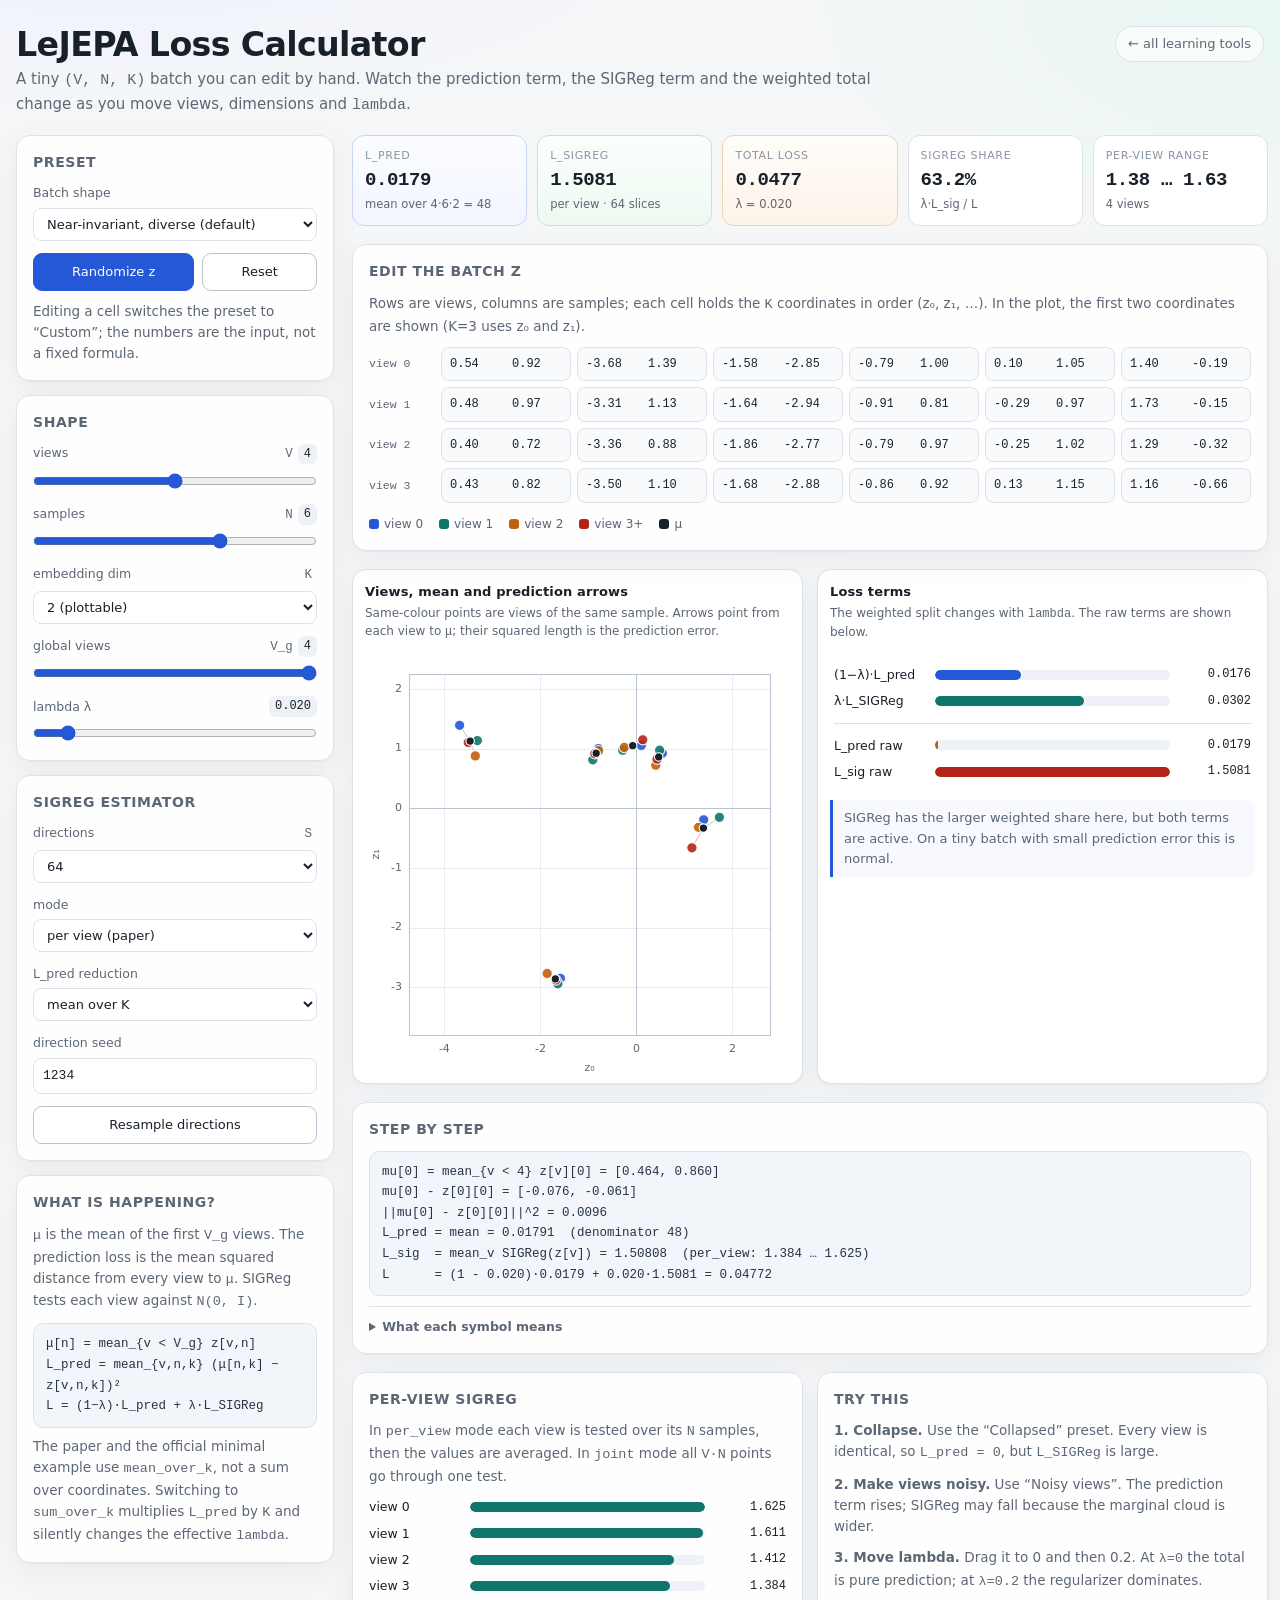
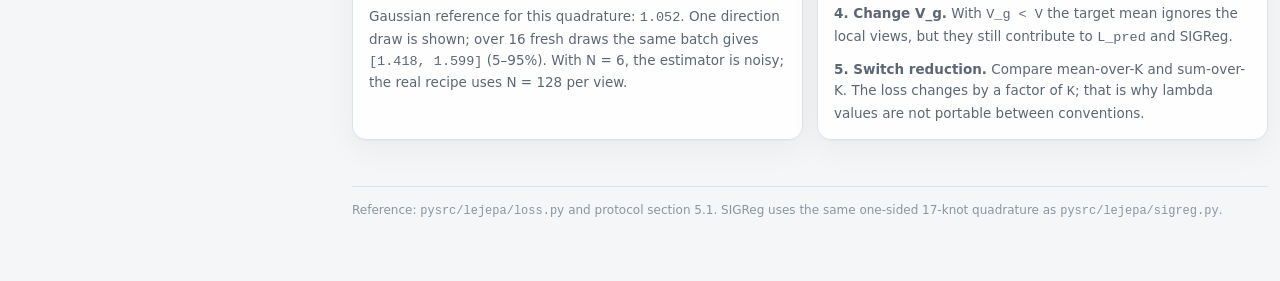
<file: loss_calculator/index.html>
<!doctype html>
<html lang="en">
  <head>
    <meta charset="utf-8" />
    <meta name="viewport" content="width=device-width, initial-scale=1" />
    <title>LeJEPA Loss Calculator — FastJEPA learning tools</title>
    <meta
      name="description"
      content="Interactive LeJEPA loss: edit a tiny embedding tensor and see the prediction term, SIGReg and lambda trade-off."
    />
    <link rel="stylesheet" href="../assets/learning.css" />
  </head>
  <body>
    <div class="page">
      <header class="demo-header">
        <div>
          <h1>LeJEPA Loss Calculator</h1>
          <p>
            A tiny <span class="mono">(V, N, K)</span> batch you can edit by hand. Watch the
            prediction term, the SIGReg term and the weighted total change as you move views,
            dimensions and <span class="mono">lambda</span>.
          </p>
        </div>
        <a class="back-link" href="../index.html">← all learning tools</a>
      </header>

      <div class="layout">
        <aside class="sidebar">
          <section class="card">
            <h2>Preset</h2>
            <div class="control">
              <label for="preset">Batch shape</label>
              <select id="preset">
                <option value="near_invariant">Near-invariant, diverse (default)</option>
                <option value="invariant_diverse">Perfectly identical views</option>
                <option value="collapsed">Collapsed</option>
                <option value="noisy">Noisy views</option>
                <option value="outlier">One outlier</option>
                <option value="non_gaussian">Non-Gaussian</option>
                <option value="custom">Custom</option>
              </select>
            </div>
            <div class="btn-row">
              <button class="btn primary" id="randomize" type="button">Randomize z</button>
              <button class="btn" id="reset" type="button">Reset</button>
            </div>
            <p class="small muted" style="margin-top: 10px">
              Editing a cell switches the preset to “Custom”; the numbers are the input, not a
              fixed formula.
            </p>
          </section>

          <section class="card">
            <h2>Shape</h2>
            <div class="control">
              <label for="views">views <span class="mono">V</span></label>
              <input id="views" type="range" min="2" max="6" step="1" value="4" />
              <output id="viewsOut">4</output>
            </div>
            <div class="control">
              <label for="samples">samples <span class="mono">N</span></label>
              <input id="samples" type="range" min="2" max="8" step="1" value="6" />
              <output id="samplesOut">6</output>
            </div>
            <div class="control">
              <label for="dim">embedding dim <span class="mono">K</span></label>
              <select id="dim">
                <option value="2" selected>2 (plottable)</option>
                <option value="3">3</option>
              </select>
            </div>
            <div class="control">
              <label for="globalViews">global views <span class="mono">V_g</span></label>
              <input id="globalViews" type="range" min="1" max="4" step="1" value="4" />
              <output id="globalViewsOut">4</output>
            </div>
            <div class="control">
              <label for="lambda">lambda λ</label>
              <input id="lambda" type="range" min="0" max="0.2" step="0.005" value="0.02" />
              <output id="lambdaOut">0.020</output>
            </div>
          </section>

          <section class="card">
            <h2>SIGReg estimator</h2>
            <div class="control">
              <label for="slices">directions <span class="mono">S</span></label>
              <select id="slices">
                <option value="32">32</option>
                <option value="64" selected>64</option>
                <option value="128">128</option>
                <option value="256">256</option>
              </select>
            </div>
            <div class="control">
              <label for="mode">mode</label>
              <select id="mode">
                <option value="per_view" selected>per view (paper)</option>
                <option value="joint">joint (stable_pretraining)</option>
              </select>
            </div>
            <div class="control">
              <label for="reduction">L_pred reduction</label>
              <select id="reduction">
                <option value="mean_over_k" selected>mean over K</option>
                <option value="sum_over_k">sum over K</option>
              </select>
            </div>
            <div class="control">
              <label for="seed">direction seed</label>
              <input id="seed" type="number" min="0" max="999999" step="1" value="1234" />
            </div>
            <div class="btn-row">
              <button class="btn" id="resample" type="button">Resample directions</button>
            </div>
          </section>

          <section class="card">
            <h2>What is happening?</h2>
            <p>
              <span class="mono">μ</span> is the mean of the first
              <span class="mono">V_g</span> views. The prediction loss is the mean squared
              distance from every view to <span class="mono">μ</span>. SIGReg tests each view
              against <span class="mono">N(0, I)</span>.
            </p>
            <div class="formula">μ[n] = mean_{v &lt; V_g} z[v,n]
L_pred = mean_{v,n,k} (μ[n,k] − z[v,n,k])²
L = (1−λ)·L_pred + λ·L_SIGReg</div>
            <p class="small muted" style="margin-top: 8px">
              The paper and the official minimal example use
              <span class="mono">mean_over_k</span>, not a sum over coordinates. Switching to
              <span class="mono">sum_over_k</span> multiplies <span class="mono">L_pred</span>
              by <span class="mono">K</span> and silently changes the effective
              <span class="mono">lambda</span>.
            </p>
          </section>
        </aside>

        <main class="main">
          <section class="stats" aria-label="Headline numbers">
            <div class="stat accent">
              <span class="k">L_pred</span>
              <span class="v" id="statPred">–</span>
              <span class="s" id="statPredSub">mean over V·N·K</span>
            </div>
            <div class="stat good">
              <span class="k">L_SIGReg</span>
              <span class="v" id="statSig">–</span>
              <span class="s" id="statSigSub">mean over views</span>
            </div>
            <div class="stat warn">
              <span class="k">total loss</span>
              <span class="v" id="statLoss">–</span>
              <span class="s" id="statLossSub">λ = 0.020</span>
            </div>
            <div class="stat">
              <span class="k">SIGReg share</span>
              <span class="v" id="statShare">–</span>
              <span class="s">λ·L_sig / L</span>
            </div>
            <div class="stat">
              <span class="k">per-view range</span>
              <span class="v" id="statRange">–</span>
              <span class="s" id="statRangeSub">min … max</span>
            </div>
          </section>

          <section class="card">
            <h2>Edit the batch z</h2>
            <p>
              Rows are views, columns are samples; each cell holds the
              <span class="mono">K</span> coordinates in order (z₀, z₁, …). In the plot, the
              first two coordinates are shown (K=3 uses z₀ and z₁).
            </p>
            <div class="matrix" id="matrix"></div>
            <div class="legend" style="margin-top: 8px">
              <span><span class="swatch" style="background:#2458d6"></span>view 0</span>
              <span><span class="swatch" style="background:#0f766e"></span>view 1</span>
              <span><span class="swatch" style="background:#c2610a"></span>view 2</span>
              <span><span class="swatch" style="background:#b42318"></span>view 3+</span>
              <span><span class="swatch" style="background:#18202a"></span>μ</span>
            </div>
          </section>

          <div class="plot-grid">
            <section class="plot-card">
              <h3>Views, mean and prediction arrows</h3>
              <p class="hint">
                Same-colour points are views of the same sample. Arrows point from each view to
                <span class="mono">μ</span>; their squared length is the prediction error.
              </p>
              <div class="canvas-wrap square">
                <canvas id="scatterCanvas" aria-label="Tiny embedding scatter"></canvas>
              </div>
            </section>

            <section class="plot-card">
              <h3>Loss terms</h3>
              <p class="hint">
                The weighted split changes with <span class="mono">lambda</span>. The raw terms
                are shown below.
              </p>
              <div style="padding: 8px 4px 2px">
                <div class="bar-row">
                  <span>(1−λ)·L_pred</span>
                  <div class="bar-track"><div class="bar-fill" id="barPred" style="width:0%"></div></div>
                  <span class="num" id="barPredNum">–</span>
                </div>
                <div class="bar-row">
                  <span>λ·L_SIGReg</span>
                  <div class="bar-track"><div class="bar-fill teal" id="barSig" style="width:0%"></div></div>
                  <span class="num" id="barSigNum">–</span>
                </div>
                <hr class="soft" />
                <div class="bar-row">
                  <span>L_pred raw</span>
                  <div class="bar-track"><div class="bar-fill orange" id="barPredRaw" style="width:0%"></div></div>
                  <span class="num" id="barPredRawNum">–</span>
                </div>
                <div class="bar-row">
                  <span>L_sig raw</span>
                  <div class="bar-track"><div class="bar-fill red" id="barSigRaw" style="width:0%"></div></div>
                  <span class="num" id="barSigRawNum">–</span>
                </div>
              </div>
              <div class="note" id="balanceNote" style="margin-top: 10px">
                The balance note appears here.
              </div>
            </section>
          </div>

          <section class="card">
            <h2>Step by step</h2>
            <div class="formula" id="stepByStep"></div>
            <details>
              <summary>What each symbol means</summary>
              <p class="small muted">
                <span class="mono">V</span> views per image, <span class="mono">N</span> images
                (samples), <span class="mono">K</span> projector dimensions,
                <span class="mono">V_g</span> global views used for the target mean.
                The official small-scale recipe uses <span class="mono">V=4, V_g=4</span>; the
                large-scale recipe uses <span class="mono">V_g=2</span> global views plus local
                views.
              </p>
            </details>
          </section>

          <section class="two-col">
            <div class="card">
              <h2>Per-view SIGReg</h2>
              <p>
                In <span class="mono">per_view</span> mode each view is tested over its
                <span class="mono">N</span> samples, then the values are averaged. In
                <span class="mono">joint</span> mode all <span class="mono">V·N</span> points go
                through one test.
              </p>
              <div id="perViewBars"></div>
              <p class="small muted" id="sigregNoise" style="margin-top: 10px"></p>
            </div>

            <div class="card">
              <h2>Try this</h2>
              <p>
                <strong>1. Collapse.</strong> Use the “Collapsed” preset. Every view is
                identical, so <span class="mono">L_pred = 0</span>, but
                <span class="mono">L_SIGReg</span> is large.
              </p>
              <p>
                <strong>2. Make views noisy.</strong> Use “Noisy views”. The prediction term
                rises; SIGReg may fall because the marginal cloud is wider.
              </p>
              <p>
                <strong>3. Move lambda.</strong> Drag it to 0 and then 0.2. At
                <span class="mono">λ=0</span> the total is pure prediction; at
                <span class="mono">λ=0.2</span> the regularizer dominates.
              </p>
              <p>
                <strong>4. Change V_g.</strong> With <span class="mono">V_g &lt; V</span> the
                target mean ignores the local views, but they still contribute to
                <span class="mono">L_pred</span> and SIGReg.
              </p>
              <p>
                <strong>5. Switch reduction.</strong> Compare mean-over-K and sum-over-K. The
                loss changes by a factor of <span class="mono">K</span>; that is why lambda
                values are not portable between conventions.
              </p>
            </div>
          </section>

          <footer class="footer">
            Reference: <span class="mono">pysrc/lejepa/loss.py</span> and protocol section 5.1.
            SIGReg uses the same one-sided 17-knot quadrature as
            <span class="mono">pysrc/lejepa/sigreg.py</span>.
          </footer>
        </main>
      </div>
    </div>

    <script src="../assets/canvas.js"></script>
    <script src="../assets/sigreg_core.js"></script>
    <script src="loss_core.js"></script>
    <script src="app.js"></script>
  </body>
</html>
</file>
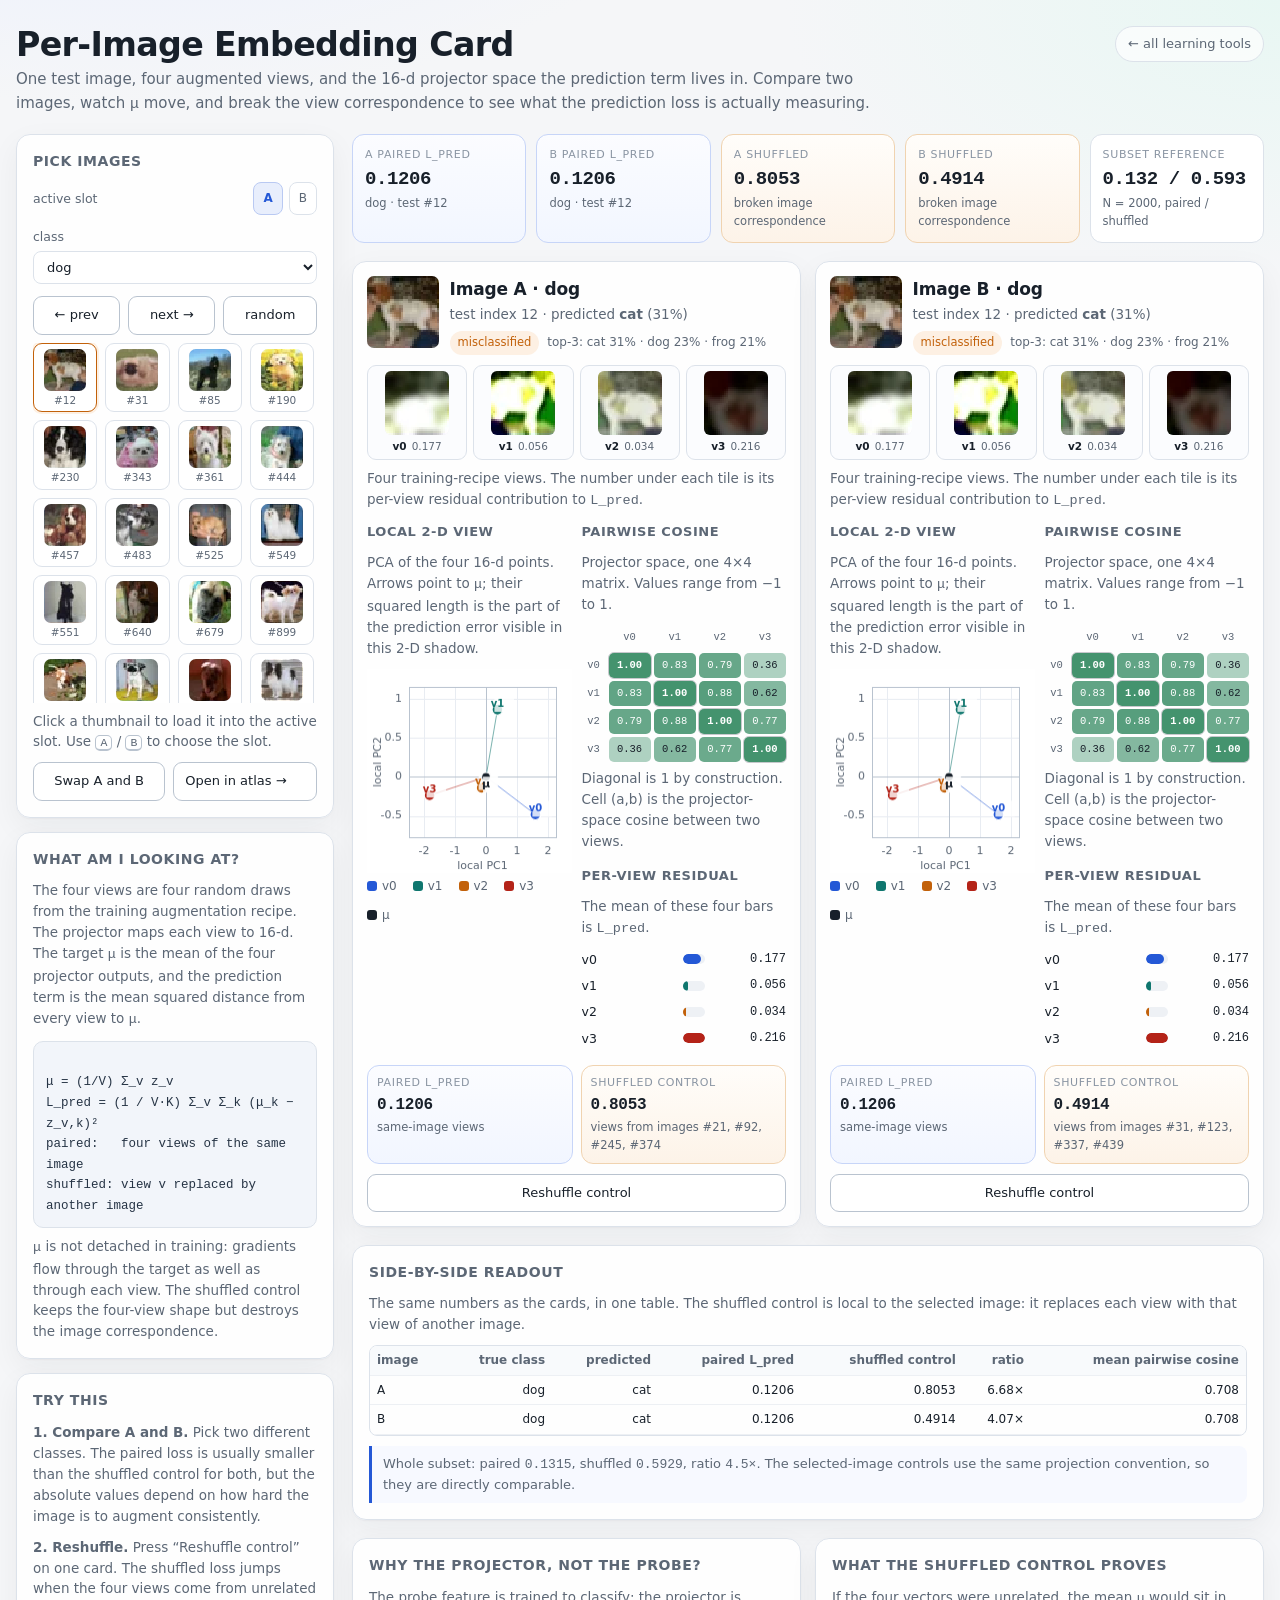
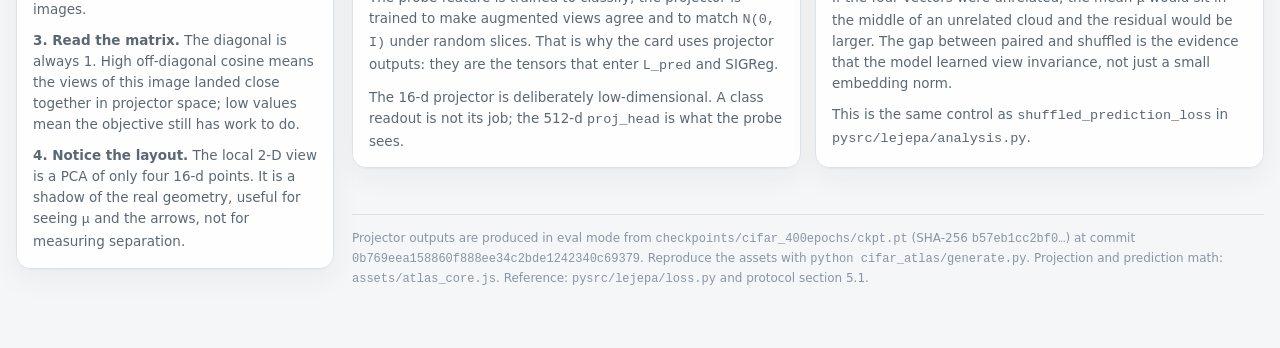
<file: per_image/index.html>
<!doctype html>
<html lang="en">
  <head>
    <meta charset="utf-8" />
    <meta name="viewport" content="width=device-width, initial-scale=1" />
    <title>Per-Image Embedding Card — FastJEPA learning tools</title>
    <meta
      name="description"
      content="Four augmented views of one CIFAR-10 image, their projector embeddings, the mean target, pairwise cosine and the prediction-loss contribution."
    />
    <link rel="stylesheet" href="../assets/learning.css" />
  </head>
  <body>
    <div class="page">
      <header class="demo-header">
        <div>
          <h1>Per-Image Embedding Card</h1>
          <p>
            One test image, four augmented views, and the 16-d projector space the
            prediction term lives in. Compare two images, watch <span class="mono">μ</span>
            move, and break the view correspondence to see what the prediction loss is
            actually measuring.
          </p>
        </div>
        <a class="back-link" href="../index.html">← all learning tools</a>
      </header>

      <div class="layout">
        <aside class="sidebar">
          <section class="card">
            <h2>Pick images</h2>
            <div class="control">
              <label>active slot</label>
              <div class="segmented" id="slot">
                <button type="button" data-slot="a" aria-pressed="true">A</button>
                <button type="button" data-slot="b">B</button>
              </div>
            </div>
            <div class="control">
              <label for="classPick">class</label>
              <select id="classPick"></select>
            </div>
            <div class="btn-row">
              <button class="btn" id="prevPick" type="button">← prev</button>
              <button class="btn" id="nextPick" type="button">next →</button>
              <button class="btn" id="randomPick" type="button">random</button>
            </div>
            <div class="thumb-grid pick-grid" id="pickGrid"></div>
            <p class="small muted" style="margin-top: 8px">
              Click a thumbnail to load it into the active slot. Use
              <span class="kbd">A</span> / <span class="kbd">B</span> to choose the slot.
            </p>
            <div class="btn-row" style="margin-top: 8px">
              <button class="btn" id="swapCards" type="button">Swap A and B</button>
              <a class="btn" id="openAtlas" href="../cifar_atlas/index.html">Open in atlas →</a>
            </div>
          </section>

          <section class="card">
            <h2>What am I looking at?</h2>
            <p>
              The four views are four random draws from the training augmentation recipe.
              The projector maps each view to 16-d. The target
              <span class="mono">μ</span> is the mean of the four projector outputs, and
              the prediction term is the mean squared distance from every view to
              <span class="mono">μ</span>.
            </p>
            <div class="formula">
μ = (1/V) Σ_v z_v
L_pred = (1 / V·K) Σ_v Σ_k (μ_k − z_v,k)²
paired:   four views of the same image
shuffled: view v replaced by another image
</div>
            <p class="small muted" style="margin-top: 8px">
              <span class="mono">μ</span> is not detached in training: gradients flow
              through the target as well as through each view. The shuffled control keeps
              the four-view shape but destroys the image correspondence.
            </p>
          </section>

          <section class="card">
            <h2>Try this</h2>
            <p>
              <strong>1. Compare A and B.</strong> Pick two different classes. The paired
              loss is usually smaller than the shuffled control for both, but the absolute
              values depend on how hard the image is to augment consistently.
            </p>
            <p>
              <strong>2. Reshuffle.</strong> Press “Reshuffle control” on one card. The
              shuffled loss jumps when the four views come from unrelated images.
            </p>
            <p>
              <strong>3. Read the matrix.</strong> The diagonal is always 1. High
              off-diagonal cosine means the views of this image landed close together in
              projector space; low values mean the objective still has work to do.
            </p>
            <p>
              <strong>4. Notice the layout.</strong> The local 2-D view is a PCA of only
              four 16-d points. It is a shadow of the real geometry, useful for seeing
              <span class="mono">μ</span> and the arrows, not for measuring separation.
            </p>
          </section>
        </aside>

        <main class="main">
          <section class="stats" aria-label="Comparison numbers">
            <div class="stat accent">
              <span class="k">A paired L_pred</span>
              <span class="v" id="statPairedA">–</span>
              <span class="s" id="statPairedASub">four views of A</span>
            </div>
            <div class="stat accent">
              <span class="k">B paired L_pred</span>
              <span class="v" id="statPairedB">–</span>
              <span class="s" id="statPairedBSub">four views of B</span>
            </div>
            <div class="stat warn">
              <span class="k">A shuffled</span>
              <span class="v" id="statShuffleA">–</span>
              <span class="s">broken image correspondence</span>
            </div>
            <div class="stat warn">
              <span class="k">B shuffled</span>
              <span class="v" id="statShuffleB">–</span>
              <span class="s">broken image correspondence</span>
            </div>
            <div class="stat">
              <span class="k">subset reference</span>
              <span class="v" id="statReference">–</span>
              <span class="s" id="statReferenceSub">paired / shuffled</span>
            </div>
          </section>

          <div class="two-col">
            <section class="card image-card" id="cardA"></section>
            <section class="card image-card" id="cardB"></section>
          </div>

          <section class="card">
            <h2>Side-by-side readout</h2>
            <p class="hint">
              The same numbers as the cards, in one table. The shuffled control is local to
              the selected image: it replaces each view with that view of another image.
            </p>
            <div class="table-scroll">
              <table>
                <thead>
                  <tr>
                    <th>image</th>
                    <th>true class</th>
                    <th>predicted</th>
                    <th>paired L_pred</th>
                    <th>shuffled control</th>
                    <th>ratio</th>
                    <th>mean pairwise cosine</th>
                  </tr>
                </thead>
                <tbody id="compareBody"></tbody>
              </table>
            </div>
            <div class="note" id="referenceNote" style="margin-top: 10px"></div>
          </section>

          <section class="two-col">
            <div class="card">
              <h2>Why the projector, not the probe?</h2>
              <p>
                The probe feature is trained to classify; the projector is trained to make
                augmented views agree and to match <span class="mono">N(0, I)</span> under
                random slices. That is why the card uses projector outputs: they are the
                tensors that enter <span class="mono">L_pred</span> and SIGReg.
              </p>
              <p class="small muted">
                The 16-d projector is deliberately low-dimensional. A class readout is not
                its job; the 512-d <span class="mono">proj_head</span> is what the probe
                sees.
              </p>
            </div>
            <div class="card">
              <h2>What the shuffled control proves</h2>
              <p>
                If the four vectors were unrelated, the mean
                <span class="mono">μ</span> would sit in the middle of an unrelated cloud
                and the residual would be larger. The gap between paired and shuffled is
                the evidence that the model learned view invariance, not just a small
                embedding norm.
              </p>
              <p class="small muted">
                This is the same control as
                <span class="mono">shuffled_prediction_loss</span> in
                <span class="mono">pysrc/lejepa/analysis.py</span>.
              </p>
            </div>
          </section>

          <footer class="footer">
            Projector outputs are produced in eval mode from
            <span class="mono">checkpoints/cifar_400epochs/ckpt.pt</span>
            (SHA-256 <span class="mono" id="footerSha">–</span>) at commit
            <span class="mono" id="footerCommit">–</span>. Reproduce the assets with
            <span class="mono">python cifar_atlas/generate.py</span>. Projection and
            prediction math: <span class="mono">assets/atlas_core.js</span>. Reference:
            <span class="mono">pysrc/lejepa/loss.py</span> and protocol section 5.1.
          </footer>
        </main>
      </div>
    </div>

    <script src="../assets/canvas.js"></script>
    <script src="../assets/atlas_core.js"></script>
    <script src="../assets/atlas_ui.js"></script>
    <script src="../cifar_atlas/atlas_data.js"></script>
    <script src="app.js"></script>
  </body>
</html>
</file>
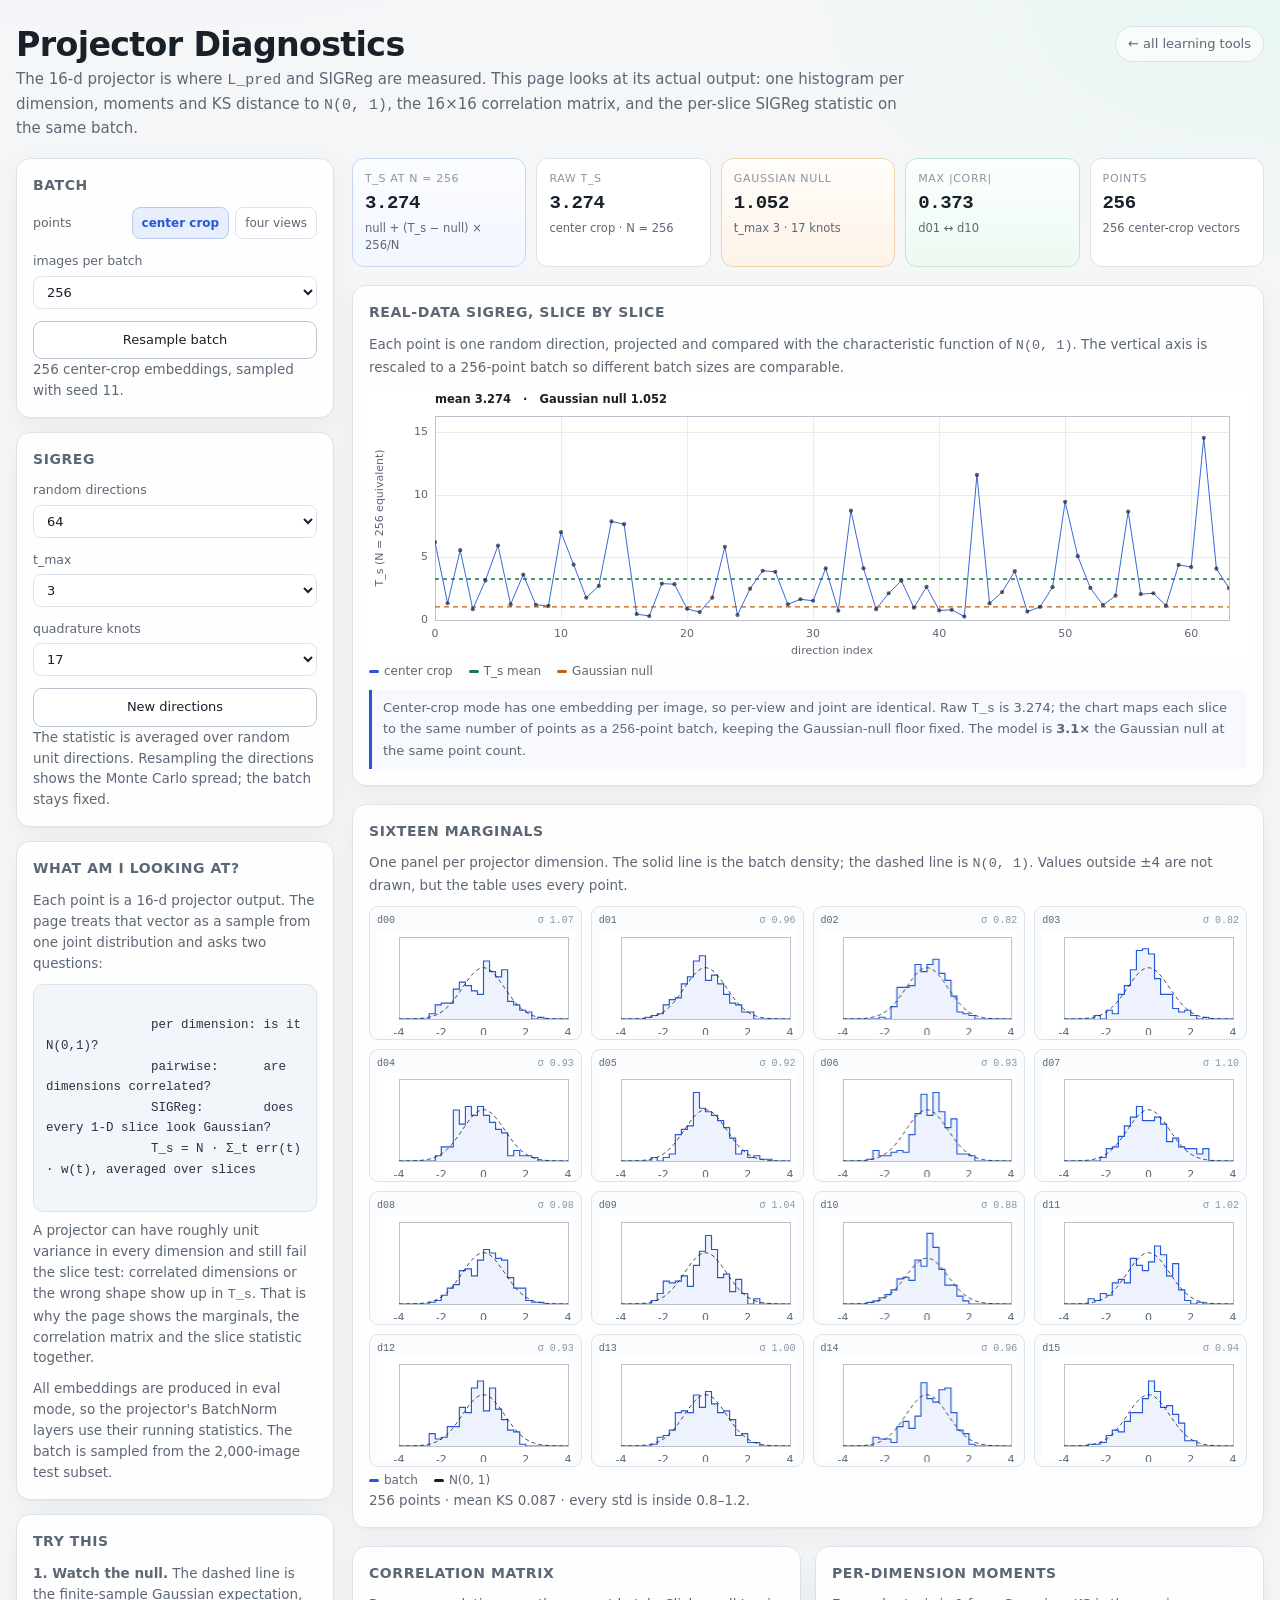
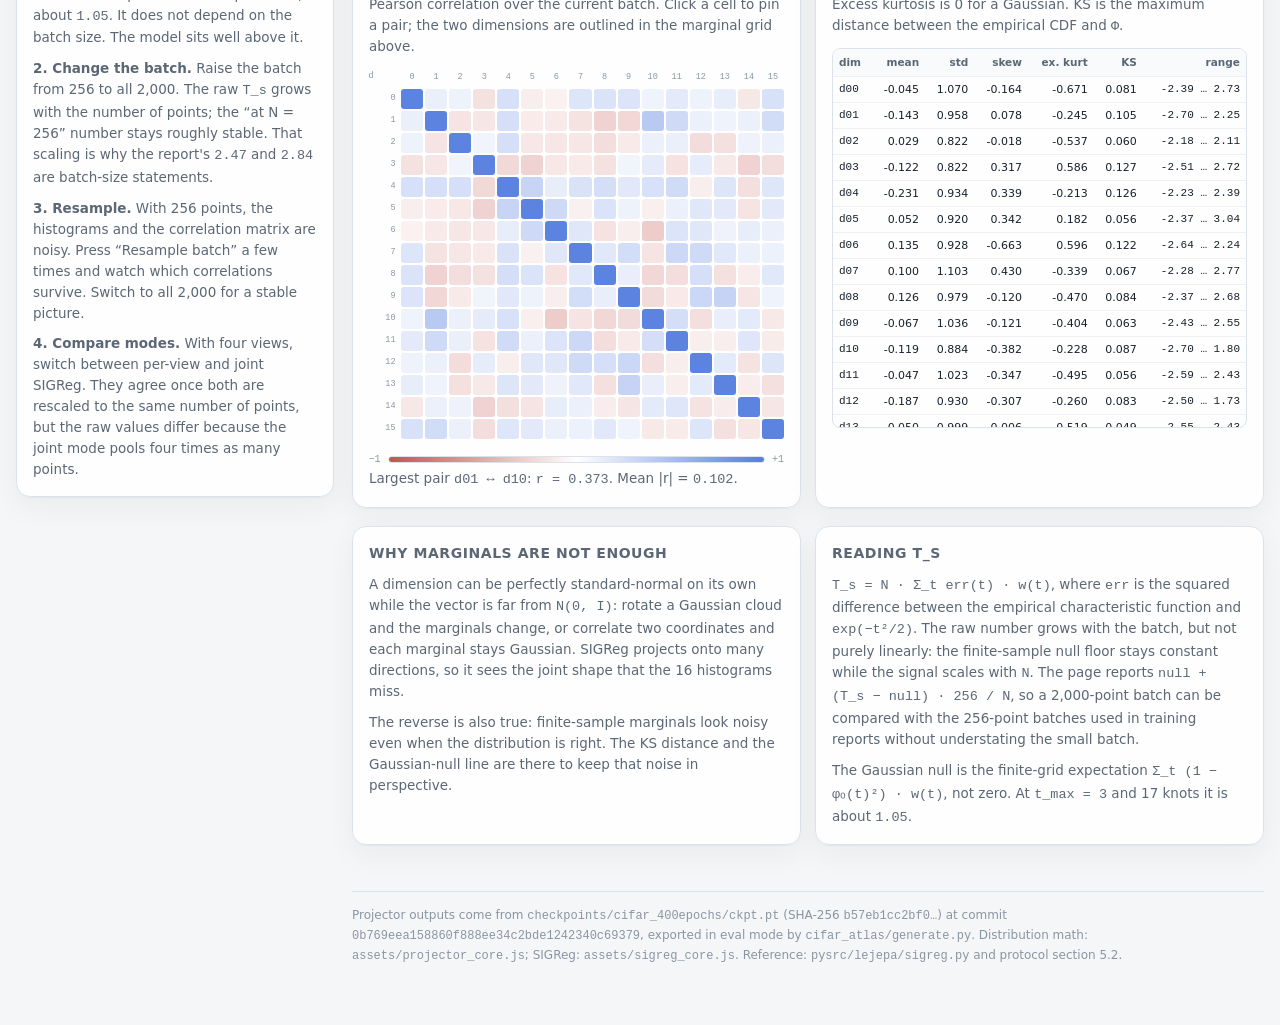
<file: projector_diagnostics/index.html>
<!doctype html>
<html lang="en">
  <head>
    <meta charset="utf-8" />
    <meta name="viewport" content="width=device-width, initial-scale=1" />
    <title>Projector Diagnostics — FastJEPA learning tools</title>
    <meta
      name="description"
      content="Real-data diagnostics for the 16-d LeJEPA projector: per-dimension histograms, moments, correlation and SIGReg per slice, with batch resampling."
    />
    <link rel="stylesheet" href="../assets/learning.css" />
  </head>
  <body>
    <div class="page">
      <header class="demo-header">
        <div>
          <h1>Projector Diagnostics</h1>
          <p>
            The 16-d projector is where <span class="mono">L_pred</span> and SIGReg are
            measured. This page looks at its actual output: one histogram per dimension,
            moments and KS distance to <span class="mono">N(0, 1)</span>, the 16×16
            correlation matrix, and the per-slice SIGReg statistic on the same batch.
          </p>
        </div>
        <a class="back-link" href="../index.html">← all learning tools</a>
      </header>

      <div class="layout">
        <aside class="sidebar">
          <section class="card">
            <h2>Batch</h2>
            <div class="control">
              <label>points</label>
              <div class="segmented" id="dataset">
                <button type="button" data-dataset="center" aria-pressed="true">center crop</button>
                <button type="button" data-dataset="views">four views</button>
              </div>
            </div>
            <div class="control" id="modeControl">
              <label>SIGReg mode</label>
              <div class="segmented" id="sigMode">
                <button type="button" data-mode="per_view" aria-pressed="true">per-view</button>
                <button type="button" data-mode="joint">joint</button>
              </div>
            </div>
            <div class="control">
              <label for="batchSize">images per batch</label>
              <select id="batchSize">
                <option value="128">128</option>
                <option value="256" selected>256</option>
                <option value="512">512</option>
                <option value="1000">1,000</option>
                <option value="2000">all 2,000</option>
              </select>
            </div>
            <div class="btn-row">
              <button class="btn" id="resampleBatch" type="button">Resample batch</button>
            </div>
            <p class="small muted" id="batchNote"></p>
          </section>

          <section class="card">
            <h2>SIGReg</h2>
            <div class="control">
              <label for="dirs">random directions</label>
              <select id="dirs">
                <option value="16">16</option>
                <option value="32">32</option>
                <option value="64" selected>64</option>
                <option value="96">96</option>
              </select>
            </div>
            <div class="control">
              <label for="tMax">t_max</label>
              <select id="tMax">
                <option value="3" selected>3</option>
                <option value="4">4</option>
              </select>
            </div>
            <div class="control">
              <label for="knots">quadrature knots</label>
              <select id="knots">
                <option value="17" selected>17</option>
                <option value="33">33</option>
              </select>
            </div>
            <div class="btn-row">
              <button class="btn" id="newDirections" type="button">New directions</button>
            </div>
            <p class="small muted">
              The statistic is averaged over random unit directions. Resampling the
              directions shows the Monte Carlo spread; the batch stays fixed.
            </p>
          </section>

          <section class="card">
            <h2>What am I looking at?</h2>
            <p>
              Each point is a 16-d projector output. The page treats that vector as a
              sample from one joint distribution and asks two questions:
            </p>
            <div class="formula">
              per dimension: is it N(0,1)?
              pairwise:      are dimensions correlated?
              SIGReg:        does every 1-D slice look Gaussian?
              T_s = N · Σ_t err(t) · w(t), averaged over slices
            </div>
            <p class="small muted" style="margin-top: 8px">
              A projector can have roughly unit variance in every dimension and still
              fail the slice test: correlated dimensions or the wrong shape show up in
              <span class="mono">T_s</span>. That is why the page shows the marginals,
              the correlation matrix and the slice statistic together.
            </p>
            <p class="small muted">
              All embeddings are produced in eval mode, so the projector's BatchNorm
              layers use their running statistics. The batch is sampled from the
              2,000-image test subset.
            </p>
          </section>

          <section class="card">
            <h2>Try this</h2>
            <p>
              <strong>1. Watch the null.</strong> The dashed line is the finite-sample
              Gaussian expectation, about <span class="mono">1.05</span>. It does not
              depend on the batch size. The model sits well above it.
            </p>
            <p>
              <strong>2. Change the batch.</strong> Raise the batch from 256 to all
              2,000. The raw <span class="mono">T_s</span> grows with the number of
              points; the “at N = 256” number stays roughly stable. That scaling is
              why the report's <span class="mono">2.47</span> and
              <span class="mono">2.84</span> are batch-size statements.
            </p>
            <p>
              <strong>3. Resample.</strong> With 256 points, the histograms and the
              correlation matrix are noisy. Press “Resample batch” a few times and
              watch which correlations survive. Switch to all 2,000 for a stable
              picture.
            </p>
            <p>
              <strong>4. Compare modes.</strong> With four views, switch between
              per-view and joint SIGReg. They agree once both are rescaled to the same
              number of points, but the raw values differ because the joint mode pools
              four times as many points.
            </p>
          </section>
        </aside>

        <main class="main">
          <section class="stats" aria-label="Headline numbers">
            <div class="stat accent">
              <span class="k">T_s at N = 256</span>
              <span class="v" id="statSig">–</span>
              <span class="s" id="statSigSub">rescaled from this batch</span>
            </div>
            <div class="stat">
              <span class="k">raw T_s</span>
              <span class="v" id="statRaw">–</span>
              <span class="s" id="statRawSub">as computed</span>
            </div>
            <div class="stat warn">
              <span class="k">Gaussian null</span>
              <span class="v" id="statNull">–</span>
              <span class="s" id="statNullSub">finite-sample expectation</span>
            </div>
            <div class="stat good">
              <span class="k">max |corr|</span>
              <span class="v" id="statCorr">–</span>
              <span class="s" id="statCorrSub">off-diagonal</span>
            </div>
            <div class="stat">
              <span class="k">points</span>
              <span class="v" id="statBatch">–</span>
              <span class="s" id="statBatchSub">in this batch</span>
            </div>
          </section>

          <section class="card">
            <h2>Real-data SIGReg, slice by slice</h2>
            <p class="hint">
              Each point is one random direction, projected and compared with the
              characteristic function of <span class="mono">N(0, 1)</span>. The
              vertical axis is rescaled to a 256-point batch so different batch sizes
              are comparable.
            </p>
            <div class="canvas-wrap lens-chart">
              <canvas id="sliceCanvas" aria-label="Per-slice SIGReg statistic"></canvas>
            </div>
            <div class="legend" id="sliceLegend"></div>
            <div class="note" id="sigNote" style="margin-top: 10px"></div>
          </section>

          <section class="card">
            <h2>Sixteen marginals</h2>
            <p class="hint">
              One panel per projector dimension. The solid line is the batch density;
              the dashed line is <span class="mono">N(0, 1)</span>. Values outside
              ±4 are not drawn, but the table uses every point.
            </p>
            <div class="hist-grid" id="histGrid"></div>
            <div class="legend">
              <span><span class="swatch line" style="background:#2458d6"></span>batch</span>
              <span><span class="swatch line" style="background:#18202a"></span>N(0, 1)</span>
            </div>
            <p class="small muted" id="histNote"></p>
          </section>

          <div class="two-col">
            <section class="card">
              <h2>Correlation matrix</h2>
              <p class="hint">
                Pearson correlation over the current batch. Click a cell to pin a pair;
                the two dimensions are outlined in the marginal grid above.
              </p>
              <div id="corrMatrix" class="corr-matrix" role="grid"></div>
              <div class="corr-scale" aria-hidden="true">
                <span>−1</span>
                <span class="corr-gradient"></span>
                <span>+1</span>
              </div>
              <p class="small muted" id="corrNote"></p>
            </section>

            <section class="card">
              <h2>Per-dimension moments</h2>
              <p class="hint">
                Excess kurtosis is 0 for a Gaussian. KS is the maximum distance between
                the empirical CDF and <span class="mono">Φ</span>.
              </p>
              <div class="table-scroll dim-table">
                <table>
                  <thead>
                    <tr>
                      <th>dim</th>
                      <th>mean</th>
                      <th>std</th>
                      <th>skew</th>
                      <th>ex. kurt</th>
                      <th>KS</th>
                      <th>range</th>
                    </tr>
                  </thead>
                  <tbody id="dimBody"></tbody>
                </table>
              </div>
            </section>
          </div>

          <section class="two-col">
            <div class="card">
              <h2>Why marginals are not enough</h2>
              <p>
                A dimension can be perfectly standard-normal on its own while the
                vector is far from <span class="mono">N(0, I)</span>: rotate a Gaussian
                cloud and the marginals change, or correlate two coordinates and each
                marginal stays Gaussian. SIGReg projects onto many directions, so it
                sees the joint shape that the 16 histograms miss.
              </p>
              <p class="small muted">
                The reverse is also true: finite-sample marginals look noisy even when
                the distribution is right. The KS distance and the Gaussian-null line
                are there to keep that noise in perspective.
              </p>
            </div>
            <div class="card">
              <h2>Reading T_s</h2>
              <p>
                <span class="mono">T_s = N · Σ_t err(t) · w(t)</span>, where
                <span class="mono">err</span> is the squared difference between the
                empirical characteristic function and
                <span class="mono">exp(−t²/2)</span>. The raw number grows with the
                batch, but not purely linearly: the finite-sample null floor stays
                constant while the signal scales with
                <span class="mono">N</span>. The page reports
                <span class="mono">null + (T_s − null) · 256 / N</span>, so a
                2,000-point batch can be compared with the 256-point batches used in
                training reports without understating the small batch.
              </p>
              <p class="small muted">
                The Gaussian null is the finite-grid expectation
                <span class="mono">Σ_t (1 − φ₀(t)²) · w(t)</span>, not zero. At
                <span class="mono">t_max = 3</span> and 17 knots it is about
                <span class="mono">1.05</span>.
              </p>
            </div>
          </section>

          <footer class="footer">
            Projector outputs come from
            <span class="mono">checkpoints/cifar_400epochs/ckpt.pt</span>
            (SHA-256 <span class="mono" id="footerSha">–</span>) at commit
            <span class="mono" id="footerCommit">–</span>, exported in eval mode by
            <span class="mono">cifar_atlas/generate.py</span>. Distribution math:
            <span class="mono">assets/projector_core.js</span>; SIGReg:
            <span class="mono">assets/sigreg_core.js</span>. Reference:
            <span class="mono">pysrc/lejepa/sigreg.py</span> and protocol section 5.2.
          </footer>
        </main>
      </div>
    </div>

    <script src="../assets/canvas.js"></script>
    <script src="../assets/sigreg_core.js"></script>
    <script src="../assets/atlas_core.js"></script>
    <script src="../loss_calculator/loss_core.js"></script>
    <script src="../assets/projector_core.js"></script>
    <script src="../cifar_atlas/atlas_data.js"></script>
    <script src="app.js"></script>
  </body>
</html>
</file>
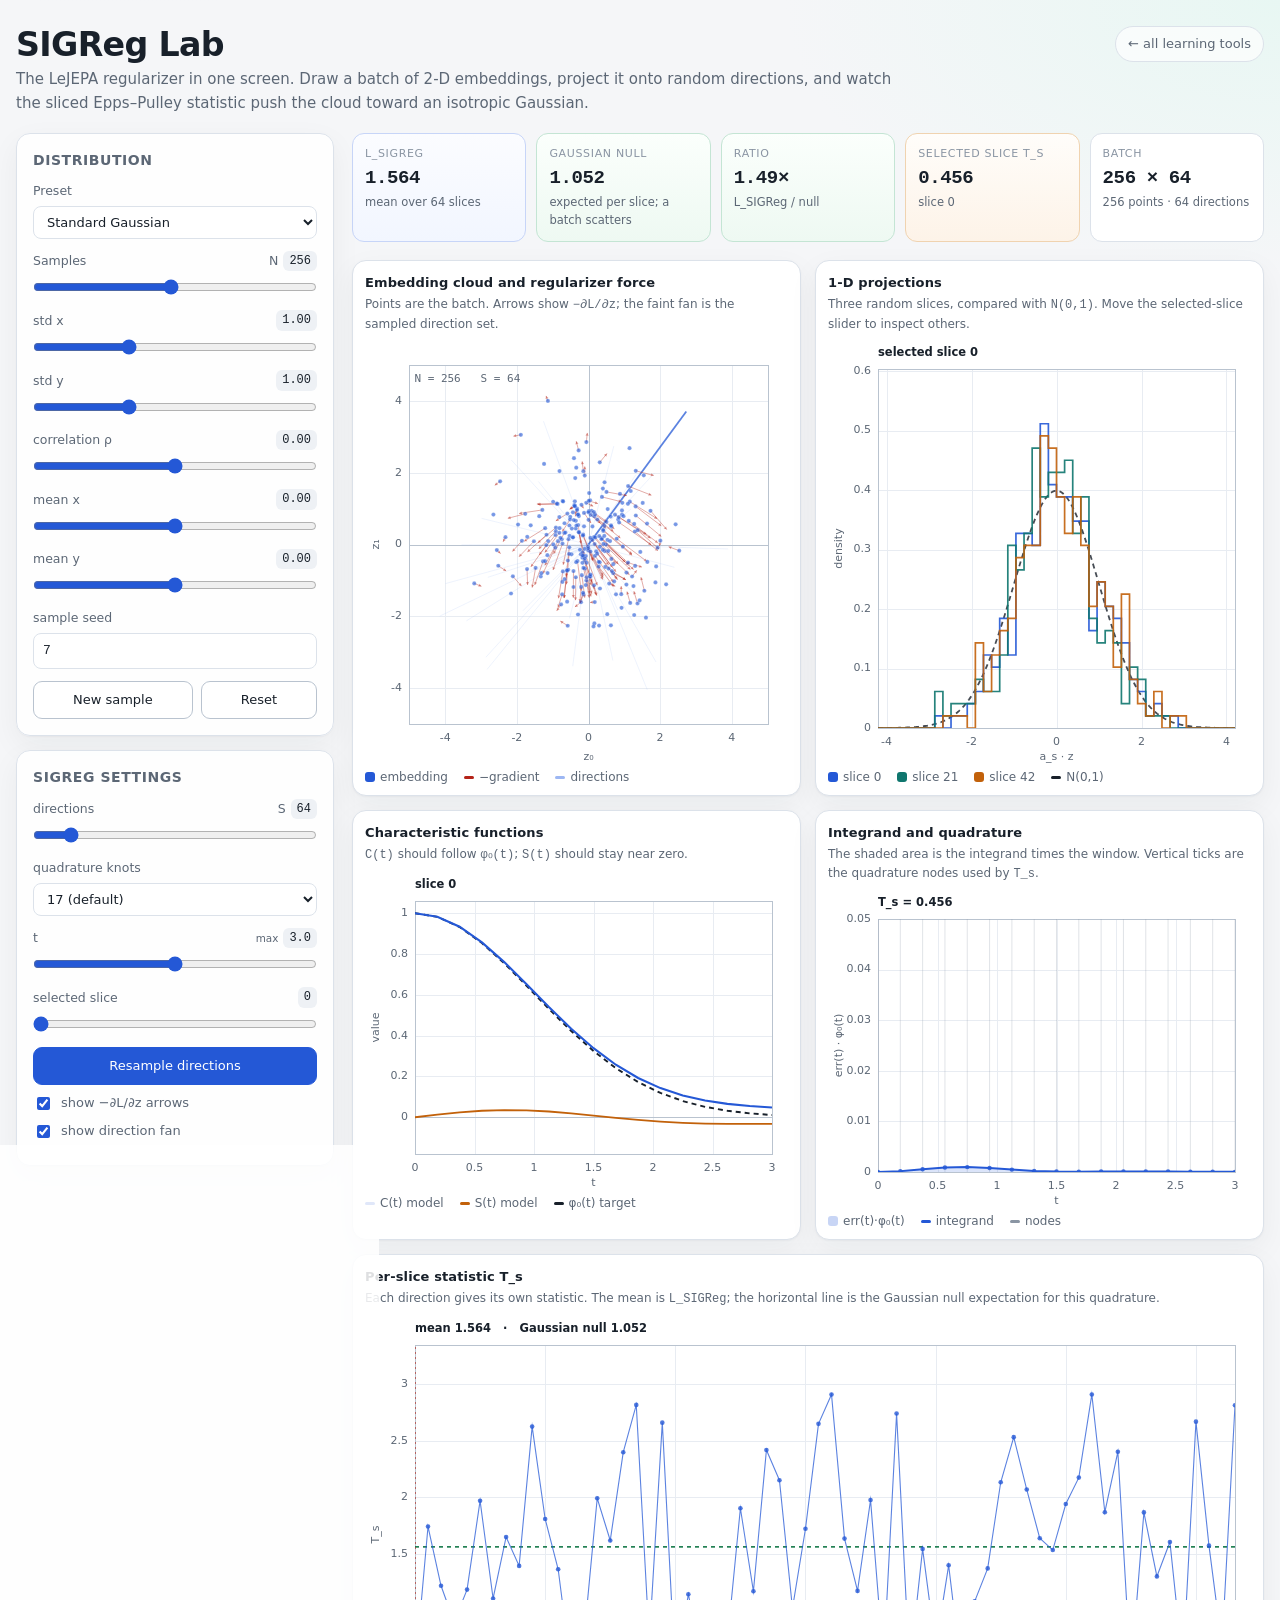
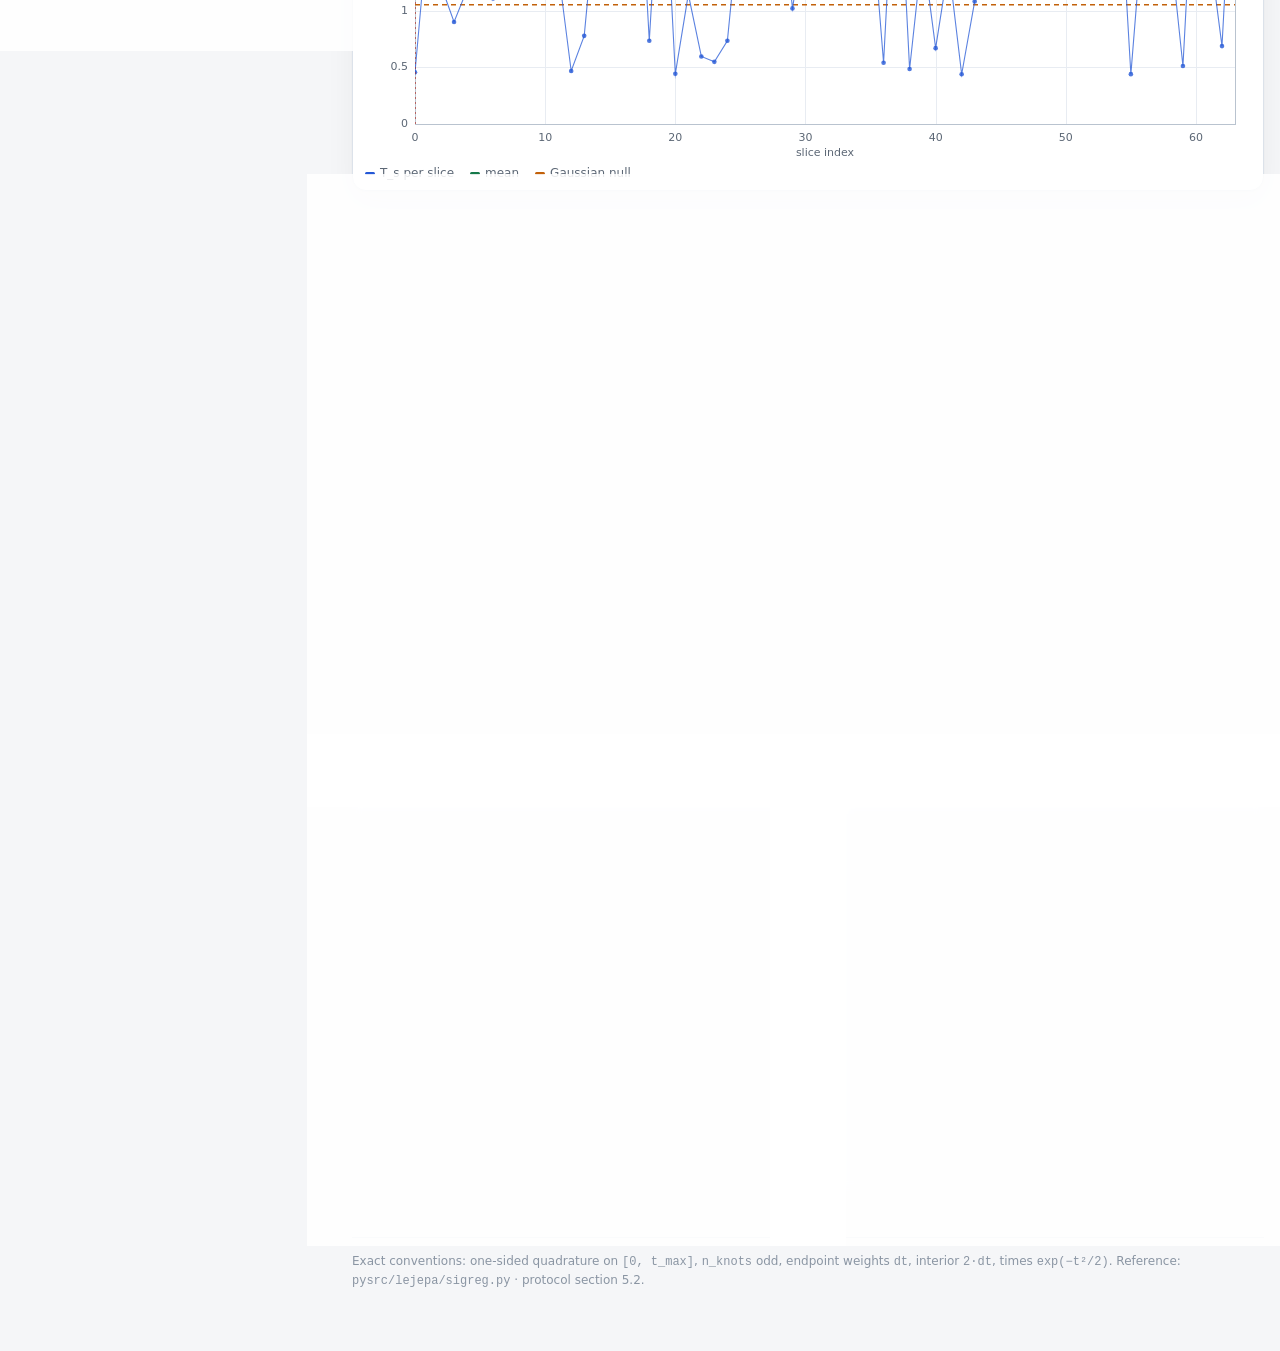
<file: sigreg_lab/index.html>
<!doctype html>
<html lang="en">
  <head>
    <meta charset="utf-8" />
    <meta name="viewport" content="width=device-width, initial-scale=1" />
    <title>SIGReg Lab — FastJEPA learning tools</title>
    <meta
      name="description"
      content="Interactive sliced Epps-Pulley regularizer: directions, projections, characteristic functions, quadrature and gradients."
    />
    <link rel="stylesheet" href="../assets/learning.css" />
  </head>
  <body>
    <div class="page">
      <header class="demo-header">
        <div>
          <h1>SIGReg Lab</h1>
          <p>
            The LeJEPA regularizer in one screen. Draw a batch of 2-D embeddings, project it
            onto random directions, and watch the sliced Epps–Pulley statistic push the cloud
            toward an isotropic Gaussian.
          </p>
        </div>
        <a class="back-link" href="../index.html">← all learning tools</a>
      </header>

      <div class="layout">
        <aside class="sidebar">
          <section class="card">
            <h2>Distribution</h2>
            <div class="control">
              <label for="preset">Preset</label>
              <select id="preset">
                <option value="gaussian">Standard Gaussian</option>
                <option value="collapsed">Collapsed</option>
                <option value="anisotropic">Anisotropic</option>
                <option value="shifted">Shifted</option>
                <option value="two_clusters">Two clusters</option>
                <option value="heavy_tails">Heavy tails</option>
                <option value="uniform">Uniform</option>
                <option value="custom">Custom (Gaussian)</option>
              </select>
            </div>
            <div class="control">
              <label for="nPoints">Samples <span class="muted">N</span></label>
              <input id="nPoints" type="range" min="16" max="512" step="8" value="256" />
              <output id="nPointsOut">256</output>
            </div>
            <div class="control">
              <label for="stdX">std x</label>
              <input id="stdX" type="range" min="0.02" max="3" step="0.01" value="1" />
              <output id="stdXOut">1.00</output>
            </div>
            <div class="control">
              <label for="stdY">std y</label>
              <input id="stdY" type="range" min="0.02" max="3" step="0.01" value="1" />
              <output id="stdYOut">1.00</output>
            </div>
            <div class="control">
              <label for="corr">correlation ρ</label>
              <input id="corr" type="range" min="-0.95" max="0.95" step="0.01" value="0" />
              <output id="corrOut">0.00</output>
            </div>
            <div class="control">
              <label for="offsetX">mean x</label>
              <input id="offsetX" type="range" min="-3" max="3" step="0.05" value="0" />
              <output id="offsetXOut">0.00</output>
            </div>
            <div class="control">
              <label for="offsetY">mean y</label>
              <input id="offsetY" type="range" min="-3" max="3" step="0.05" value="0" />
              <output id="offsetYOut">0.00</output>
            </div>
            <div class="control">
              <label for="seed">sample seed</label>
              <input id="seed" type="number" min="0" max="999999" step="1" value="7" />
            </div>
            <div class="btn-row">
              <button class="btn" id="newSample" type="button">New sample</button>
              <button class="btn" id="reset" type="button">Reset</button>
            </div>
          </section>

          <section class="card">
            <h2>SIGReg settings</h2>
            <div class="control">
              <label for="slices">directions <span class="muted">S</span></label>
              <input id="slices" type="range" min="8" max="512" step="8" value="64" />
              <output id="slicesOut">64</output>
            </div>
            <div class="control">
              <label for="knots">quadrature knots</label>
              <select id="knots">
                <option value="5">5</option>
                <option value="9">9</option>
                <option value="17" selected>17 (default)</option>
                <option value="33">33</option>
              </select>
            </div>
            <div class="control">
              <label for="tMax">t<sub>max</sub></label>
              <input id="tMax" type="range" min="1" max="5" step="0.5" value="3" />
              <output id="tMaxOut">3.0</output>
            </div>
            <div class="control">
              <label for="selectedSlice">selected slice</label>
              <input id="selectedSlice" type="range" min="0" max="63" step="1" value="0" />
              <output id="selectedSliceOut">0</output>
            </div>
            <div class="btn-row">
              <button class="btn primary" id="resampleDirs" type="button">
                Resample directions
              </button>
            </div>
            <label class="check">
              <input id="showGrad" type="checkbox" checked />
              show −∂L/∂z arrows
            </label>
            <label class="check">
              <input id="showDirections" type="checkbox" checked />
              show direction fan
            </label>
          </section>

          <section class="card">
            <h2>What am I looking at?</h2>
            <p>
              SIGReg samples directions <span class="mono">a_s</span> on the unit circle,
              projects every point <span class="mono">x<sub>j</sub></span> to
              <span class="mono">t·(a_s·x<sub>j</sub>)</span>, and compares the empirical
              characteristic function with the Gaussian one.
            </p>
            <div class="formula">T_s = N · Σ_t [(C(t) − φ₀(t))² + S(t)²] · w(t)
L_SIGReg = mean_s T_s
φ₀(t) = exp(−t²/2),  w(t) = exp(−t²/2)</div>
            <p class="small muted" style="margin-top: 8px">
              The quadrature is one-sided on <span class="mono">[0, t_max]</span>, with doubled
              interior weights. A Gaussian batch has expected
              <span class="mono">L_SIGReg ≈ 1.05</span> for this grid, not 0.
            </p>
          </section>
        </aside>

        <main class="main">
          <section class="stats" aria-label="Headline numbers">
            <div class="stat accent">
              <span class="k">L_SIGReg</span>
              <span class="v" id="statSig">–</span>
              <span class="s" id="statSigSub">mean over slices</span>
            </div>
            <div class="stat good">
              <span class="k">Gaussian null</span>
              <span class="v" id="statNull">–</span>
              <span class="s">expected per slice; a batch scatters</span>
            </div>
            <div class="stat" id="statRatioCard">
              <span class="k">ratio</span>
              <span class="v" id="statRatio">–</span>
              <span class="s">L_SIGReg / null</span>
            </div>
            <div class="stat warn">
              <span class="k">selected slice T_s</span>
              <span class="v" id="statSlice">–</span>
              <span class="s" id="statSliceSub">slice 0</span>
            </div>
            <div class="stat">
              <span class="k">batch</span>
              <span class="v" id="statBatch">–</span>
              <span class="s" id="statBatchSub">N points · S directions</span>
            </div>
          </section>

          <div class="plot-grid">
            <section class="plot-card">
              <h3>Embedding cloud and regularizer force</h3>
              <p class="hint">
                Points are the batch. Arrows show <span class="mono">−∂L/∂z</span>; the faint
                fan is the sampled direction set.
              </p>
              <div class="canvas-wrap square">
                <canvas id="cloudCanvas" aria-label="2-D embedding cloud"></canvas>
              </div>
              <div class="legend">
                <span><span class="swatch" style="background:#2458d6"></span>embedding</span>
                <span><span class="swatch line" style="background:#b42318"></span>−gradient</span>
                <span><span class="swatch line" style="background:#9db7f3"></span>directions</span>
              </div>
            </section>

            <section class="plot-card">
              <h3>1-D projections</h3>
              <p class="hint">
                Three random slices, compared with <span class="mono">N(0,1)</span>. Move the
                selected-slice slider to inspect others.
              </p>
              <div class="canvas-wrap square">
                <canvas id="histCanvas" aria-label="Projection histograms"></canvas>
              </div>
              <div class="legend" id="histLegend"></div>
            </section>

            <section class="plot-card">
              <h3>Characteristic functions</h3>
              <p class="hint">
                <span class="mono">C(t)</span> should follow
                <span class="mono">φ₀(t)</span>; <span class="mono">S(t)</span> should stay
                near zero.
              </p>
              <div class="canvas-wrap tall">
                <canvas id="cfCanvas" aria-label="Characteristic function plot"></canvas>
              </div>
              <div class="legend">
                <span><span class="swatch line" style="background:#2458d6"></span>C(t) model</span>
                <span><span class="swatch line" style="background:#c2610a"></span>S(t) model</span>
                <span><span class="swatch line" style="background:#18202a"></span>φ₀(t) target</span>
              </div>
            </section>

            <section class="plot-card">
              <h3>Integrand and quadrature</h3>
              <p class="hint">
                The shaded area is the integrand times the window. Vertical ticks are the
                quadrature nodes used by <span class="mono">T_s</span>.
              </p>
              <div class="canvas-wrap tall">
                <canvas id="integrandCanvas" aria-label="SIGReg integrand"></canvas>
              </div>
              <div class="legend">
                <span><span class="swatch" style="background:rgba(36,88,214,0.25)"></span>err(t)·φ₀(t)</span>
                <span><span class="swatch line" style="background:#2458d6"></span>integrand</span>
                <span><span class="swatch line" style="background:#8a95a3"></span>nodes</span>
              </div>
            </section>

            <section class="plot-card wide">
              <h3>Per-slice statistic T_s</h3>
              <p class="hint">
                Each direction gives its own statistic. The mean is
                <span class="mono">L_SIGReg</span>; the horizontal line is the Gaussian null
                expectation for this quadrature.
              </p>
              <div class="canvas-wrap wide">
                <canvas id="sliceCanvas" aria-label="Per-slice SIGReg statistic"></canvas>
              </div>
              <div class="legend">
                <span><span class="swatch line" style="background:#2458d6"></span>T_s per slice</span>
                <span><span class="swatch line" style="background:#16794a"></span>mean</span>
                <span><span class="swatch line" style="background:#c2610a"></span>Gaussian null</span>
              </div>
            </section>
          </div>

          <section class="card">
            <h2>Example values for the selected slice</h2>
            <p>
              This is the actual quadrature table. <span class="mono">err</span> is
              <span class="mono">(C−φ₀)² + S²</span>; the last column is
              <span class="mono">N · err · weight</span>. Summing the last column gives
              <span class="mono">T_s</span>.
            </p>
            <div class="table-scroll">
              <table>
                <thead>
                  <tr>
                    <th>t</th>
                    <th>C(t)</th>
                    <th>S(t)</th>
                    <th>φ₀(t)</th>
                    <th>err(t)</th>
                    <th>weight</th>
                    <th>N·err·w</th>
                  </tr>
                </thead>
                <tbody id="sliceTableBody"></tbody>
              </table>
            </div>
            <details>
              <summary>How to read this table</summary>
              <p class="small muted">
                At small <span class="mono">t</span> the statistic is sensitive to mean and
                scale; at larger <span class="mono">t</span> it is sensitive to shape. The
                weight already contains the Gaussian window and the trapezoid spacing, so the
                last column is directly summable. The same formula appears in
                <span class="mono">pysrc/lejepa/sigreg.py</span>.
              </p>
            </details>
          </section>

          <section class="two-col">
            <div class="card">
              <h2>Try this</h2>
              <p>
                <strong>1. Collapse it.</strong> Choose the “Collapsed” preset. The cloud shrinks
                and <span class="mono">L_SIGReg</span> rises far above the null. The arrows point
                outward.
              </p>
              <p>
                <strong>2. Stretch it.</strong> Set <span class="mono">std x = 2.5</span> and
                <span class="mono">std y = 0.25</span>. The marginal along x is too wide, along y
                too narrow; both contribute.
              </p>
              <p>
                <strong>3. Shift it.</strong> Keep the shape Gaussian but move the mean. SIGReg
                is not mean-invariant, because the target is <span class="mono">N(0,1)</span>,
                not a standardized Gaussian.
              </p>
              <p>
                <strong>4. Resample directions.</strong> The value moves. With few slices the
                estimator is noisy; this is why the paper resamples every step. Even a true
                Gaussian batch scatters: at <span class="mono">N = 256</span>,
                <span class="mono">K = 2</span>, <span class="mono">S = 64</span> the 5–95%
                range is roughly <span class="mono">0.4 … 2.2</span> around the
                <span class="mono">1.05</span> null. Judge a cloud against that spread, not
                against a single number.
              </p>
            </div>
            <div class="card">
              <h2>Why this matters for LeJEPA</h2>
              <p>
                The prediction term alone can be driven to zero by making all embeddings equal.
                SIGReg makes that collapsed cloud expensive: its 1-D projections are a spike at
                zero, while the target is a standard normal.
              </p>
              <p>
                In the real model SIGReg is computed once on a
                <span class="mono">(V, N, K)</span> tensor, so every view shares the same
                directions. The slice count and <span class="mono">t_max</span> are config
                values, not constants.
              </p>
              <div class="note">
                A value near <span class="mono">1.05</span> is the Gaussian expectation for this
                quadrature, not a perfect zero. The trained CIFAR run reported
                <span class="mono">L_sig ≈ 2.47</span>, which is above the null but far below a
                collapsed cloud.
              </div>
            </div>
          </section>

          <footer class="footer">
            Exact conventions: one-sided quadrature on <span class="mono">[0, t_max]</span>,
            <span class="mono">n_knots</span> odd, endpoint weights
            <span class="mono">dt</span>, interior <span class="mono">2·dt</span>, times
            <span class="mono">exp(−t²/2)</span>. Reference:
            <span class="mono">pysrc/lejepa/sigreg.py</span> · protocol section 5.2.
          </footer>
        </main>
      </div>
    </div>

    <script src="../assets/canvas.js"></script>
    <script src="../assets/sigreg_core.js"></script>
    <script src="app.js"></script>
  </body>
</html>
</file>
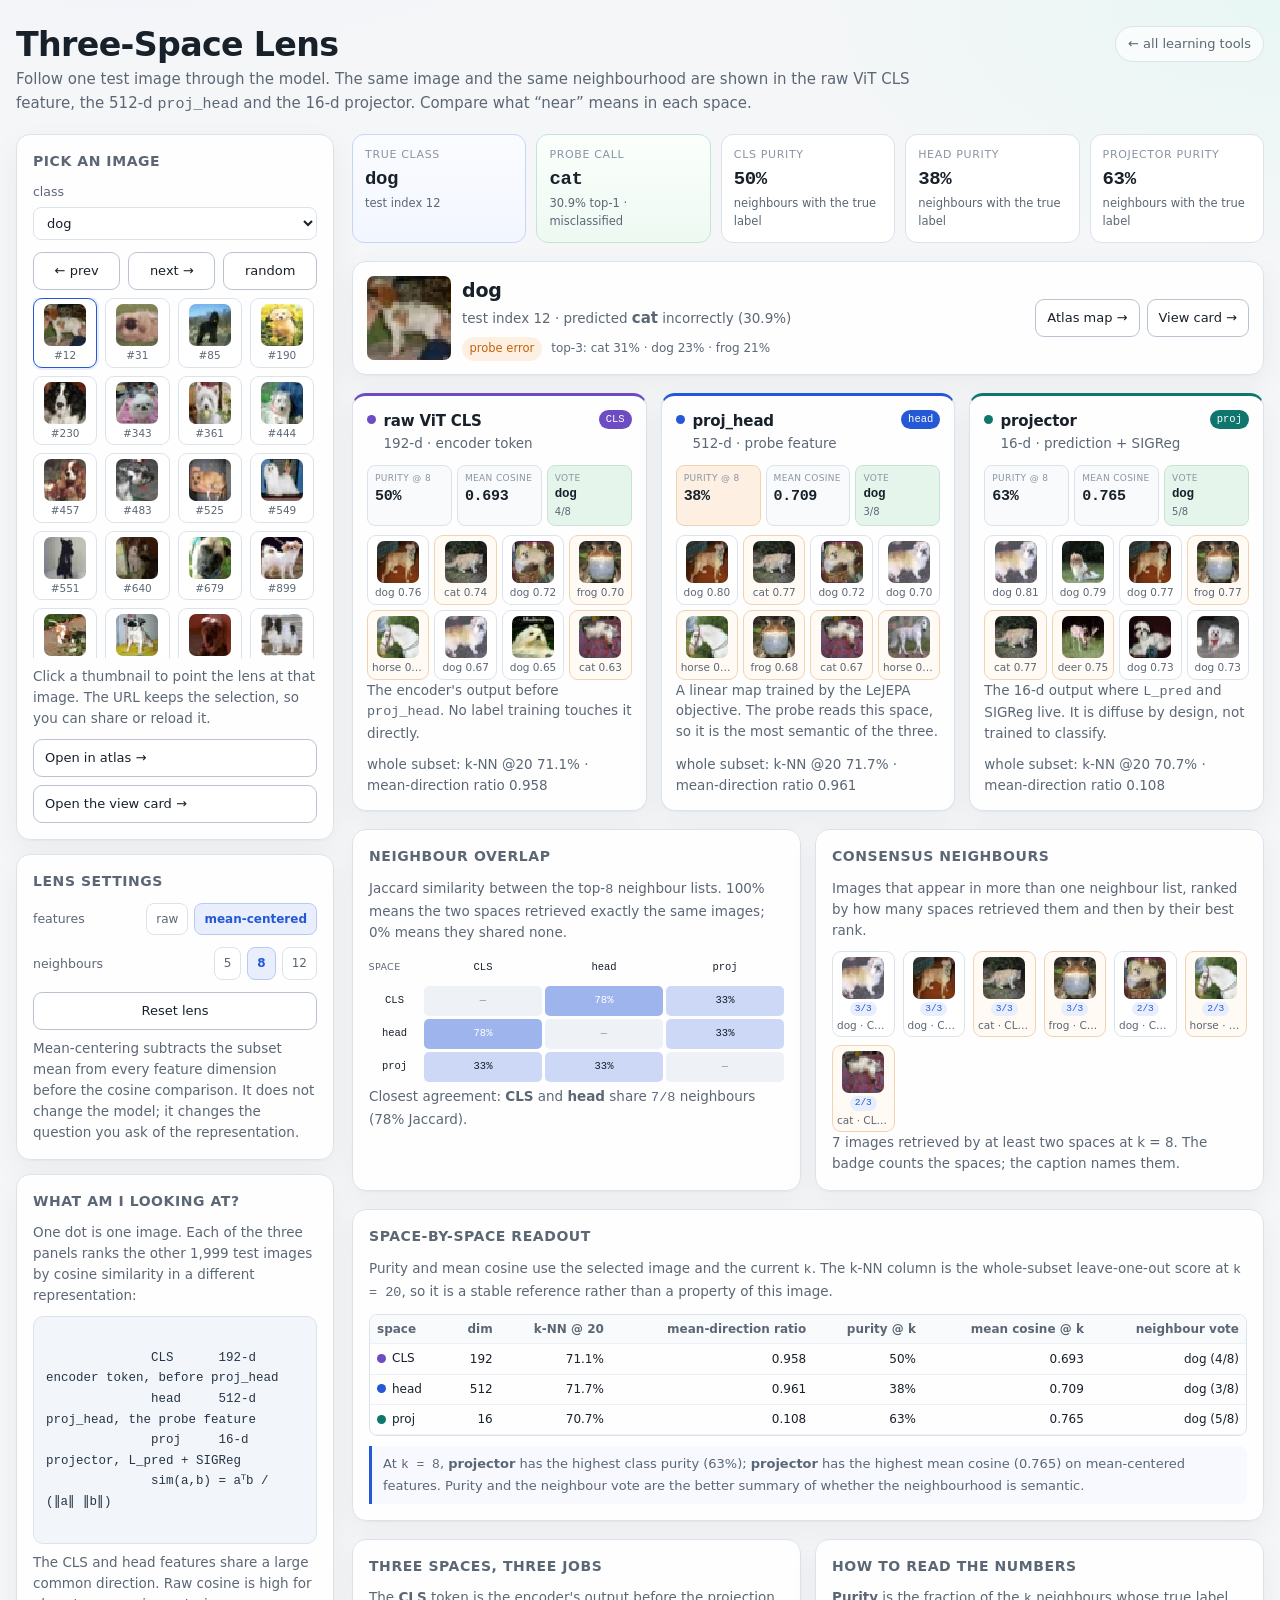
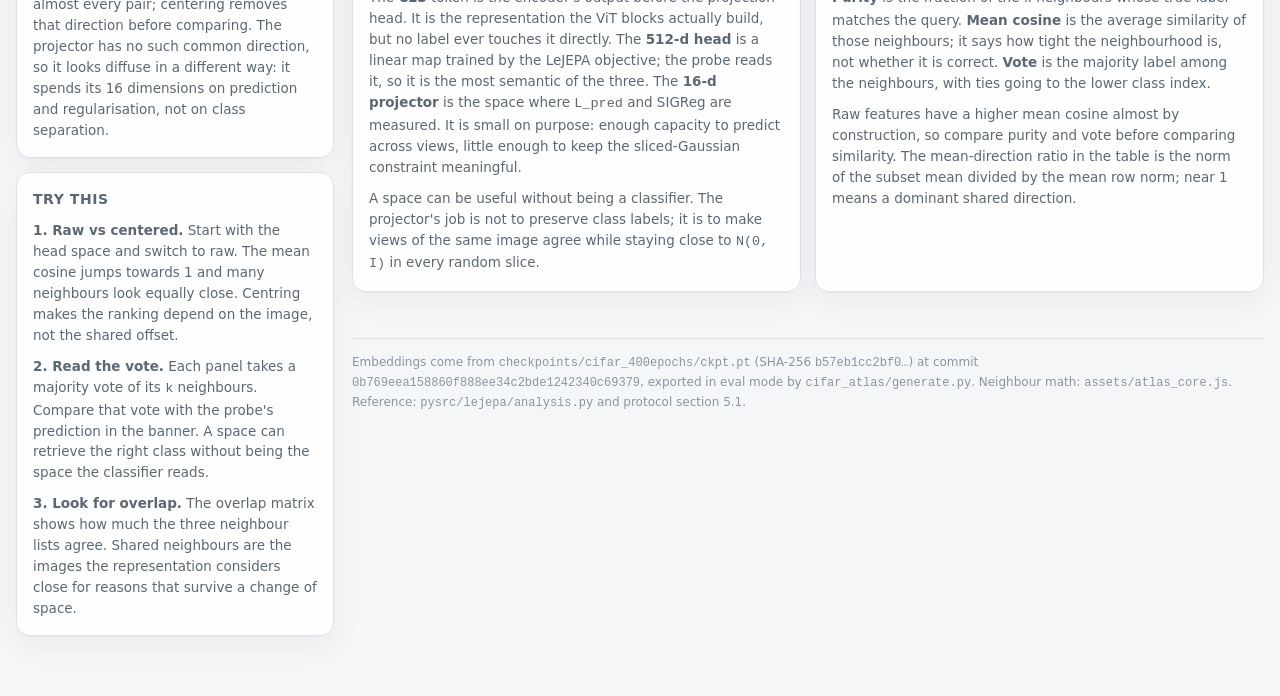
<file: space_lens/index.html>
<!doctype html>
<html lang="en">
  <head>
    <meta charset="utf-8" />
    <meta name="viewport" content="width=device-width, initial-scale=1" />
    <title>Three-Space Lens — FastJEPA learning tools</title>
    <meta
      name="description"
      content="One CIFAR-10 image shown through the raw ViT CLS feature, the 512-d proj_head and the 16-d LeJEPA projector, with nearest neighbours, class purity and cross-space overlap."
    />
    <link rel="stylesheet" href="../assets/learning.css" />
  </head>
  <body>
    <div class="page">
      <header class="demo-header">
        <div>
          <h1>Three-Space Lens</h1>
          <p>
            Follow one test image through the model. The same image and the same
            neighbourhood are shown in the raw ViT CLS feature, the 512-d
            <span class="mono">proj_head</span> and the 16-d projector. Compare what
            “near” means in each space.
          </p>
        </div>
        <a class="back-link" href="../index.html">← all learning tools</a>
      </header>

      <div class="layout">
        <aside class="sidebar">
          <section class="card">
            <h2>Pick an image</h2>
            <div class="control">
              <label for="classPick">class</label>
              <select id="classPick"></select>
            </div>
            <div class="btn-row">
              <button class="btn" id="prevPick" type="button">← prev</button>
              <button class="btn" id="nextPick" type="button">next →</button>
              <button class="btn" id="randomPick" type="button">random</button>
            </div>
            <div class="thumb-grid pick-grid" id="pickGrid"></div>
            <p class="small muted" style="margin-top: 8px">
              Click a thumbnail to point the lens at that image. The URL keeps the
              selection, so you can share or reload it.
            </p>
            <div class="btn-row" style="margin-top: 8px">
              <a class="btn" id="openAtlas" href="../cifar_atlas/index.html">Open in atlas →</a>
              <a class="btn" id="openCard" href="../per_image/index.html">Open the view card →</a>
            </div>
          </section>

          <section class="card">
            <h2>Lens settings</h2>
            <div class="control">
              <label>features</label>
              <div class="segmented" id="centering">
                <button type="button" data-centered="false">raw</button>
                <button type="button" data-centered="true" aria-pressed="true">mean-centered</button>
              </div>
            </div>
            <div class="control">
              <label>neighbours</label>
              <div class="segmented" id="kSelect">
                <button type="button" data-k="5">5</button>
                <button type="button" data-k="8" aria-pressed="true">8</button>
                <button type="button" data-k="12">12</button>
              </div>
            </div>
            <div class="btn-row">
              <button class="btn" id="resetView" type="button">Reset lens</button>
            </div>
            <p class="small muted" style="margin-top: 8px">
              Mean-centering subtracts the subset mean from every feature dimension
              before the cosine comparison. It does not change the model; it changes
              the question you ask of the representation.
            </p>
          </section>

          <section class="card">
            <h2>What am I looking at?</h2>
            <p>
              One dot is one image. Each of the three panels ranks the other 1,999
              test images by cosine similarity in a different representation:
            </p>
            <div class="formula">
              CLS      192-d encoder token, before proj_head
              head     512-d proj_head, the probe feature
              proj     16-d projector, L_pred + SIGReg
              sim(a,b) = aᵀb / (‖a‖ ‖b‖)
            </div>
            <p class="small muted" style="margin-top: 8px">
              The CLS and head features share a large common direction. Raw cosine is
              high for almost every pair; centering removes that direction before
              comparing. The projector has no such common direction, so it looks
              diffuse in a different way: it spends its 16 dimensions on prediction
              and regularisation, not on class separation.
            </p>
          </section>

          <section class="card">
            <h2>Try this</h2>
            <p>
              <strong>1. Raw vs centered.</strong> Start with the head space and switch
              to raw. The mean cosine jumps towards 1 and many neighbours look equally
              close. Centring makes the ranking depend on the image, not the shared
              offset.
            </p>
            <p>
              <strong>2. Read the vote.</strong> Each panel takes a majority vote of its
              <span class="mono">k</span> neighbours. Compare that vote with the probe's
              prediction in the banner. A space can retrieve the right class without
              being the space the classifier reads.
            </p>
            <p>
              <strong>3. Look for overlap.</strong> The overlap matrix shows how much
              the three neighbour lists agree. Shared neighbours are the images the
              representation considers close for reasons that survive a change of
              space.
            </p>
          </section>
        </aside>

        <main class="main">
          <section class="stats" aria-label="Headline numbers">
            <div class="stat accent">
              <span class="k">true class</span>
              <span class="v" id="statTrue">–</span>
              <span class="s" id="statTrueSub">test subset</span>
            </div>
            <div class="stat good">
              <span class="k">probe call</span>
              <span class="v" id="statPred">–</span>
              <span class="s" id="statPredSub">top-1 probability</span>
            </div>
            <div class="stat">
              <span class="k">CLS purity</span>
              <span class="v" id="statCls">–</span>
              <span class="s" id="statClsSub">neighbours with the true label</span>
            </div>
            <div class="stat">
              <span class="k">head purity</span>
              <span class="v" id="statHead">–</span>
              <span class="s" id="statHeadSub">neighbours with the true label</span>
            </div>
            <div class="stat">
              <span class="k">projector purity</span>
              <span class="v" id="statProj">–</span>
              <span class="s" id="statProjSub">neighbours with the true label</span>
            </div>
          </section>

          <section class="card selected-banner" id="selectedBanner"></section>

          <section class="lens-grid" aria-label="Neighbours in three embedding spaces">
            <section class="card space-card" id="spaceCardCls"></section>
            <section class="card space-card" id="spaceCardHead"></section>
            <section class="card space-card" id="spaceCardProj"></section>
          </section>

          <div class="two-col">
            <section class="card">
              <h2>Neighbour overlap</h2>
              <p class="hint">
                Jaccard similarity between the top-<span class="mono" id="overlapK">8</span>
                neighbour lists. 100% means the two spaces retrieved exactly the same
                images; 0% means they shared none.
              </p>
              <div id="overlapMatrix" class="lens-matrix" role="table"></div>
              <p class="small muted" id="overlapNote"></p>
            </section>

            <section class="card">
              <h2>Consensus neighbours</h2>
              <p class="hint">
                Images that appear in more than one neighbour list, ranked by how many
                spaces retrieved them and then by their best rank.
              </p>
              <div id="consensusGrid" class="thumb-grid"></div>
              <p class="small muted" id="consensusNote"></p>
            </section>
          </div>

          <section class="card">
            <h2>Space-by-space readout</h2>
            <p class="hint">
              Purity and mean cosine use the selected image and the current
              <span class="mono">k</span>. The k-NN column is the whole-subset
              leave-one-out score at <span class="mono">k = 20</span>, so it is a
              stable reference rather than a property of this image.
            </p>
            <div class="table-scroll">
              <table>
                <thead>
                  <tr>
                    <th>space</th>
                    <th>dim</th>
                    <th>k-NN @ 20</th>
                    <th>mean-direction ratio</th>
                    <th>purity @ k</th>
                    <th>mean cosine @ k</th>
                    <th>neighbour vote</th>
                  </tr>
                </thead>
                <tbody id="comparisonBody"></tbody>
              </table>
            </div>
            <div class="note" id="verdictNote" style="margin-top: 10px"></div>
          </section>

          <section class="two-col">
            <div class="card">
              <h2>Three spaces, three jobs</h2>
              <p>
                The <strong>CLS</strong> token is the encoder's output before the
                projection head. It is the representation the ViT blocks actually
                build, but no label ever touches it directly. The
                <strong>512-d head</strong> is a linear map trained by the LeJEPA
                objective; the probe reads it, so it is the most semantic of the
                three. The <strong>16-d projector</strong> is the space where
                <span class="mono">L_pred</span> and SIGReg are measured. It is small
                on purpose: enough capacity to predict across views, little enough to
                keep the sliced-Gaussian constraint meaningful.
              </p>
              <p class="small muted">
                A space can be useful without being a classifier. The projector's job
                is not to preserve class labels; it is to make views of the same image
                agree while staying close to <span class="mono">N(0, I)</span> in every
                random slice.
              </p>
            </div>
            <div class="card">
              <h2>How to read the numbers</h2>
              <p>
                <strong>Purity</strong> is the fraction of the
                <span class="mono">k</span> neighbours whose true label matches the
                query. <strong>Mean cosine</strong> is the average similarity of those
                neighbours; it says how tight the neighbourhood is, not whether it is
                correct. <strong>Vote</strong> is the majority label among the
                neighbours, with ties going to the lower class index.
              </p>
              <p class="small muted">
                Raw features have a higher mean cosine almost by construction, so
                compare purity and vote before comparing similarity. The
                mean-direction ratio in the table is the norm of the subset mean
                divided by the mean row norm; near 1 means a dominant shared direction.
              </p>
            </div>
          </section>

          <footer class="footer">
            Embeddings come from
            <span class="mono">checkpoints/cifar_400epochs/ckpt.pt</span>
            (SHA-256 <span class="mono" id="footerSha">–</span>) at commit
            <span class="mono" id="footerCommit">–</span>, exported in eval mode by
            <span class="mono">cifar_atlas/generate.py</span>. Neighbour math:
            <span class="mono">assets/atlas_core.js</span>. Reference:
            <span class="mono">pysrc/lejepa/analysis.py</span> and protocol section
            5.1.
          </footer>
        </main>
      </div>
    </div>

    <script src="../assets/atlas_core.js"></script>
    <script src="../assets/atlas_ui.js"></script>
    <script src="../cifar_atlas/atlas_data.js"></script>
    <script src="app.js"></script>
  </body>
</html>
</file>
<file: assets/learning.css>
:root {
  --bg: #f5f6f8;
  --panel: #ffffff;
  --ink: #18202a;
  --muted: #5c6775;
  --faint: #8a95a3;
  --line: #dce2ea;
  --line-strong: #b9c3cf;
  --accent: #2458d6;
  --accent-soft: #e8eefc;
  --teal: #0f766e;
  --teal-soft: #e4f4f1;
  --orange: #c2610a;
  --orange-soft: #fdf0e3;
  --red: #b42318;
  --red-soft: #fdecea;
  --green: #16794a;
  --green-soft: #e5f5ec;
  --shadow: 0 1px 2px rgba(24, 32, 42, 0.04), 0 10px 30px rgba(24, 32, 42, 0.05);
  --radius: 14px;
  --mono: ui-monospace, SFMono-Regular, Menlo, Consolas, "Liberation Mono", monospace;
}

* {
  box-sizing: border-box;
}

html {
  scroll-behavior: smooth;
}

body {
  margin: 0;
  background:
    radial-gradient(1000px 500px at 10% -10%, #e9efff 0%, transparent 60%),
    radial-gradient(900px 500px at 100% 0%, #e8f7f3 0%, transparent 55%),
    var(--bg);
  color: var(--ink);
  font-family: ui-sans-serif, system-ui, -apple-system, BlinkMacSystemFont, "Segoe UI", Roboto,
    "Helvetica Neue", Arial, sans-serif;
  font-size: 15px;
  line-height: 1.55;
}

a {
  color: var(--accent);
  text-decoration: none;
}

a:hover {
  text-decoration: underline;
}

.page {
  width: min(1460px, calc(100% - 32px));
  margin: 0 auto;
  padding: 26px 0 60px;
}

.demo-header {
  display: flex;
  align-items: flex-start;
  justify-content: space-between;
  gap: 20px;
  margin-bottom: 18px;
}

.demo-header h1 {
  margin: 0 0 4px;
  font-size: clamp(24px, 2.6vw, 34px);
  letter-spacing: -0.02em;
  line-height: 1.15;
}

.demo-header p {
  margin: 0;
  color: var(--muted);
  max-width: 900px;
}

.back-link {
  display: inline-flex;
  align-items: center;
  gap: 6px;
  padding: 7px 12px;
  border: 1px solid var(--line);
  border-radius: 999px;
  background: rgba(255, 255, 255, 0.7);
  color: var(--muted);
  font-size: 13px;
  white-space: nowrap;
}

.back-link:hover {
  color: var(--ink);
  border-color: var(--line-strong);
  text-decoration: none;
}

.layout {
  display: grid;
  grid-template-columns: 318px minmax(0, 1fr);
  gap: 18px;
  align-items: start;
}

.sidebar {
  position: sticky;
  top: 16px;
  display: grid;
  gap: 14px;
}

.card {
  background: rgba(255, 255, 255, 0.86);
  border: 1px solid var(--line);
  border-radius: var(--radius);
  box-shadow: var(--shadow);
  padding: 16px;
  backdrop-filter: blur(6px);
}

.card h2,
.card h3 {
  margin: 0 0 10px;
  font-size: 14px;
  letter-spacing: 0.04em;
  text-transform: uppercase;
  color: var(--muted);
}

.card h3 {
  font-size: 13px;
}

.card p {
  margin: 0 0 10px;
  color: var(--muted);
  font-size: 13.5px;
}

.card p:last-child {
  margin-bottom: 0;
}

.control {
  display: grid;
  grid-template-columns: minmax(0, 1fr) auto;
  align-items: center;
  gap: 5px;
  margin-bottom: 12px;
}

.control[hidden] {
  display: none;
}

.control > label {
  grid-column: 1;
  grid-row: 1;
}

.control > output {
  grid-column: 2;
  grid-row: 1;
  justify-self: end;
}

.control > input,
.control > select {
  grid-column: 1 / -1;
  grid-row: 2;
}

.control:last-child {
  margin-bottom: 0;
}

.control > label,
.control-label {
  display: flex;
  align-items: baseline;
  justify-content: space-between;
  gap: 10px;
  font-size: 12.5px;
  color: var(--muted);
}

.control output,
.value {
  font-family: var(--mono);
  font-size: 12px;
  color: var(--ink);
  background: #eef1f5;
  border-radius: 6px;
  padding: 1px 6px;
}

input[type="range"] {
  width: 100%;
  accent-color: var(--accent);
  height: 22px;
  margin: 0;
}

select,
input[type="number"],
input[type="text"] {
  width: 100%;
  border: 1px solid var(--line);
  border-radius: 8px;
  background: #fff;
  color: var(--ink);
  font: inherit;
  font-size: 13px;
  padding: 7px 9px;
}

select:focus,
input:focus {
  outline: 2px solid var(--accent-soft);
  border-color: var(--accent);
}

input[type="number"] {
  font-family: var(--mono);
}

.check {
  display: flex;
  align-items: center;
  gap: 8px;
  font-size: 13px;
  color: var(--muted);
  margin: 8px 0;
}

.check input {
  accent-color: var(--accent);
}

.btn {
  appearance: none;
  border: 1px solid var(--line-strong);
  background: #fff;
  color: var(--ink);
  border-radius: 9px;
  padding: 8px 11px;
  font: inherit;
  font-size: 13px;
  cursor: pointer;
  transition: background 120ms ease, border-color 120ms ease, transform 120ms ease;
}

.btn:hover {
  background: #f4f7fb;
  border-color: #97a5b5;
}

.btn:active {
  transform: translateY(1px);
}

.btn.primary {
  background: var(--accent);
  border-color: var(--accent);
  color: #fff;
}

.btn.primary:hover {
  background: #1d49b8;
}

.btn-row {
  display: flex;
  flex-wrap: wrap;
  gap: 8px;
}

.btn-row .btn {
  flex: 1 1 auto;
}

.segmented {
  display: flex;
  flex-wrap: wrap;
  gap: 6px;
}

.segmented button {
  border: 1px solid var(--line);
  background: #fff;
  color: var(--muted);
  border-radius: 8px;
  padding: 6px 9px;
  font: inherit;
  font-size: 12px;
  cursor: pointer;
}

.segmented button[aria-pressed="true"] {
  background: var(--accent-soft);
  border-color: #b9c9f2;
  color: var(--accent);
  font-weight: 600;
}

.main {
  display: grid;
  gap: 18px;
  min-width: 0;
}

.stats {
  display: grid;
  grid-template-columns: repeat(auto-fit, minmax(130px, 1fr));
  gap: 10px;
}

.stat {
  background: var(--panel);
  border: 1px solid var(--line);
  border-radius: 12px;
  padding: 11px 12px;
}

.stat .k {
  display: block;
  color: var(--faint);
  font-size: 11px;
  letter-spacing: 0.06em;
  text-transform: uppercase;
  margin-bottom: 2px;
}

.stat .v {
  display: block;
  font-family: var(--mono);
  font-size: 19px;
  font-weight: 600;
  letter-spacing: -0.02em;
}

.stat .s {
  display: block;
  color: var(--muted);
  font-size: 11.5px;
  margin-top: 1px;
}

.stat.accent {
  border-color: #c7d5f8;
  background: linear-gradient(180deg, #fbfcff, #f2f6ff);
}

.stat.good {
  border-color: #c4e5d4;
  background: linear-gradient(180deg, #fbfffc, #eef9f2);
}

.stat.warn {
  border-color: #f0d3b0;
  background: linear-gradient(180deg, #fffdfa, #fdf3e8);
}

.plot-grid {
  display: grid;
  grid-template-columns: repeat(2, minmax(0, 1fr));
  gap: 14px;
}

.plot-grid.three {
  grid-template-columns: repeat(3, minmax(0, 1fr));
}

.plot-card {
  background: var(--panel);
  border: 1px solid var(--line);
  border-radius: var(--radius);
  box-shadow: var(--shadow);
  padding: 12px 12px 8px;
  min-width: 0;
}

.plot-card.wide {
  grid-column: 1 / -1;
}

.plot-card h3 {
  margin: 0 0 2px;
  font-size: 13px;
  letter-spacing: 0.01em;
  text-transform: none;
  color: var(--ink);
}

.plot-card .hint {
  margin: 0 0 8px;
  font-size: 12px;
  color: var(--muted);
}

.canvas-wrap {
  position: relative;
  width: 100%;
}

.canvas-wrap.square {
  aspect-ratio: 1 / 1;
}

.canvas-wrap.tall {
  aspect-ratio: 4 / 3;
}

.canvas-wrap.wide {
  aspect-ratio: 16 / 8;
}

.cloud-wrap {
  aspect-ratio: 1 / 1;
  max-height: 360px;
  margin: 0 auto;
}

.plot-canvas {
  aspect-ratio: 16 / 10;
}

canvas {
  display: block;
  width: 100%;
  height: 100%;
}

.legend {
  display: flex;
  flex-wrap: wrap;
  gap: 10px 16px;
  align-items: center;
  font-size: 12px;
  color: var(--muted);
  margin-top: 4px;
}

.swatch {
  display: inline-block;
  width: 10px;
  height: 10px;
  border-radius: 3px;
  margin-right: 5px;
  vertical-align: -1px;
}

.swatch.line {
  height: 3px;
  border-radius: 2px;
  vertical-align: 2px;
}

.formula {
  font-family: var(--mono);
  font-size: 12.5px;
  line-height: 1.65;
  background: #f2f5fa;
  border: 1px solid var(--line);
  border-radius: 10px;
  padding: 10px 12px;
  overflow-x: auto;
  white-space: pre-wrap;
  color: #263445;
}

.note {
  border-left: 3px solid var(--accent);
  background: #f7f9ff;
  border-radius: 0 8px 8px 0;
  padding: 8px 11px;
  color: var(--muted);
  font-size: 13px;
}

.note.warn {
  border-left-color: var(--orange);
  background: #fffaf4;
}

.note.good {
  border-left-color: var(--green);
  background: #f6fcf8;
}

details {
  border-top: 1px solid var(--line);
  padding-top: 10px;
  margin-top: 10px;
}

details summary {
  cursor: pointer;
  color: var(--muted);
  font-size: 12.5px;
  font-weight: 600;
}

details[open] summary {
  margin-bottom: 8px;
}

table {
  width: 100%;
  border-collapse: collapse;
  font-size: 12px;
}

th,
td {
  text-align: right;
  padding: 5px 7px;
  border-bottom: 1px solid #edf0f4;
  font-variant-numeric: tabular-nums;
}

th:first-child,
td:first-child {
  text-align: left;
}

th {
  color: var(--muted);
  font-weight: 600;
  background: #f8fafc;
  position: sticky;
  top: 0;
}

tbody tr:hover {
  background: #f8fafc;
}

.table-scroll {
  max-height: 380px;
  overflow: auto;
  border: 1px solid var(--line);
  border-radius: 8px;
}

.mono {
  font-family: var(--mono);
}

.muted {
  color: var(--muted);
}

.small {
  font-size: 12px;
}

.big-number {
  font-family: var(--mono);
  font-size: clamp(26px, 3vw, 36px);
  letter-spacing: -0.04em;
  font-weight: 650;
}

.two-col {
  display: grid;
  grid-template-columns: repeat(2, minmax(0, 1fr));
  gap: 14px;
}

.three-col {
  display: grid;
  grid-template-columns: repeat(3, minmax(0, 1fr));
  gap: 14px;
}

@media (max-width: 1080px) {
  .layout {
    grid-template-columns: 1fr;
  }
  .sidebar {
    position: static;
    grid-template-columns: repeat(2, minmax(0, 1fr));
  }
  .path {
    grid-template-columns: repeat(2, minmax(0, 1fr));
  }
}

@media (max-width: 760px) {
  .page {
    width: min(100% - 20px, 1460px);
    padding-top: 16px;
  }
  .demo-header {
    flex-direction: column;
  }
  .sidebar,
  .plot-grid,
  .plot-grid.three,
  .two-col,
  .three-col,
  .path {
    grid-template-columns: 1fr;
  }
  .plot-card.wide {
    grid-column: auto;
  }
}

/* Landing page */
.hero {
  padding: 34px 0 18px;
  max-width: 1000px;
}

.hero .eyebrow {
  display: inline-block;
  color: var(--accent);
  background: var(--accent-soft);
  border-radius: 999px;
  padding: 4px 10px;
  font-size: 12px;
  font-weight: 650;
  letter-spacing: 0.04em;
  text-transform: uppercase;
  margin-bottom: 12px;
}

.hero h1 {
  margin: 0 0 12px;
  font-size: clamp(32px, 4.4vw, 54px);
  line-height: 1.05;
  letter-spacing: -0.035em;
}

.hero p {
  color: var(--muted);
  font-size: 17px;
  max-width: 820px;
  margin: 0;
}

.card-grid {
  display: grid;
  grid-template-columns: repeat(auto-fit, minmax(280px, 1fr));
  gap: 16px;
  margin-top: 22px;
}

.demo-card {
  display: flex;
  flex-direction: column;
  gap: 10px;
  background: var(--panel);
  border: 1px solid var(--line);
  border-radius: 16px;
  box-shadow: var(--shadow);
  padding: 18px;
  transition: transform 140ms ease, border-color 140ms ease, box-shadow 140ms ease;
}

.demo-card:hover {
  transform: translateY(-2px);
  border-color: #b9c9f2;
  box-shadow: 0 2px 4px rgba(24, 32, 42, 0.05), 0 16px 38px rgba(24, 32, 42, 0.08);
  text-decoration: none;
}

.demo-card .tag {
  align-self: flex-start;
  font-size: 11px;
  letter-spacing: 0.06em;
  text-transform: uppercase;
  color: var(--teal);
  background: var(--teal-soft);
  border-radius: 999px;
  padding: 3px 8px;
  font-weight: 650;
}

.demo-card .tag.soon {
  color: var(--orange);
  background: var(--orange-soft);
}

.demo-card h2 {
  margin: 0;
  font-size: 20px;
  letter-spacing: -0.02em;
  color: var(--ink);
}

.demo-card p {
  margin: 0;
  color: var(--muted);
  font-size: 13.5px;
}

.demo-card .go {
  margin-top: auto;
  color: var(--accent);
  font-weight: 600;
  font-size: 13px;
}

.path {
  display: grid;
  grid-template-columns: repeat(3, minmax(0, 1fr));
  gap: 10px;
  counter-reset: step;
}

.path a {
  position: relative;
  display: block;
  background: #fff;
  border: 1px solid var(--line);
  border-radius: 12px;
  padding: 13px 14px 13px 46px;
  color: var(--ink);
  font-size: 13px;
}

.path a::before {
  counter-increment: step;
  content: counter(step);
  position: absolute;
  left: 14px;
  top: 13px;
  width: 22px;
  height: 22px;
  border-radius: 50%;
  background: var(--accent-soft);
  color: var(--accent);
  font-size: 11px;
  font-weight: 700;
  display: grid;
  place-items: center;
}

.path a:hover {
  border-color: #b9c9f2;
  text-decoration: none;
}

.path a span {
  display: block;
  color: var(--muted);
  font-size: 12px;
  margin-top: 2px;
}

.footer {
  margin-top: 28px;
  padding-top: 14px;
  border-top: 1px solid var(--line);
  color: var(--faint);
  font-size: 12px;
}

.kbd {
  font-family: var(--mono);
  font-size: 11.5px;
  border: 1px solid var(--line-strong);
  border-bottom-width: 2px;
  border-radius: 5px;
  padding: 0 4px;
  background: #fff;
}

.bar-row {
  display: grid;
  grid-template-columns: 92px minmax(0, 1fr) 72px;
  gap: 9px;
  align-items: center;
  font-size: 12.5px;
  margin: 7px 0;
}

.bar-track {
  height: 10px;
  border-radius: 999px;
  background: #eef1f5;
  overflow: hidden;
}

.bar-fill {
  height: 100%;
  border-radius: 999px;
  background: var(--accent);
  transition: width 120ms ease;
}

.bar-fill.teal {
  background: var(--teal);
}

.bar-fill.orange {
  background: var(--orange);
}

.bar-fill.red {
  background: var(--red);
}

.bar-row .num {
  text-align: right;
  font-family: var(--mono);
  font-size: 12px;
}

.matrix {
  display: grid;
  gap: 6px;
  overflow-x: auto;
  padding-bottom: 4px;
}

.matrix-row {
  display: flex;
  gap: 6px;
  align-items: center;
}

.matrix-label {
  width: 66px;
  flex: 0 0 66px;
  font-size: 11.5px;
  color: var(--muted);
  font-family: var(--mono);
}

.cell {
  display: flex;
  gap: 4px;
  align-items: center;
  background: #f8fafc;
  border: 1px solid var(--line);
  border-radius: 8px;
  padding: 4px;
}

.cell input {
  width: 58px;
  border: 0;
  background: transparent;
  padding: 3px 4px;
  font-size: 12px;
}

.cell input:focus {
  outline: 2px solid var(--accent-soft);
  border-radius: 5px;
}

.cell .dim {
  color: var(--faint);
  font-size: 10px;
  font-family: var(--mono);
}

.chip {
  display: inline-flex;
  align-items: center;
  gap: 5px;
  font-size: 11.5px;
  color: var(--muted);
  background: #eef1f5;
  border-radius: 999px;
  padding: 3px 8px;
}

.chip.good {
  color: var(--green);
  background: var(--green-soft);
}

.chip.warn {
  color: var(--orange);
  background: var(--orange-soft);
}

.chip.bad {
  color: var(--red);
  background: var(--red-soft);
}

hr.soft {
  border: 0;
  border-top: 1px solid var(--line);
  margin: 12px 0;
}

/* CIFAR atlas and per-image card */
.atlas-canvas-wrap {
  position: relative;
}

.atlas-tooltip[hidden] {
  display: none;
}

.atlas-tooltip {
  position: absolute;
  display: flex;
  align-items: center;
  gap: 9px;
  max-width: 220px;
  padding: 8px 10px;
  border: 1px solid var(--line-strong);
  border-radius: 10px;
  background: rgba(255, 255, 255, 0.97);
  box-shadow: 0 8px 24px rgba(24, 32, 42, 0.16);
  pointer-events: none;
  z-index: 5;
  font-size: 12px;
  color: var(--ink);
}

.atlas-tooltip canvas {
  width: 58px;
  height: 58px;
  border-radius: 7px;
  background: #eef1f5;
  image-rendering: pixelated;
  flex: 0 0 58px;
}

.legend-marker {
  display: inline-flex;
  align-items: center;
  gap: 6px;
  white-space: nowrap;
}

.legend-marker canvas {
  width: 14px !important;
  height: 14px !important;
  flex: 0 0 14px;
}

.ring-swatch {
  display: inline-block;
  width: 12px;
  height: 12px;
  border: 2px solid var(--ink);
  border-radius: 50%;
  vertical-align: -2px;
  margin-right: 4px;
}

.dash-swatch {
  display: inline-block;
  width: 14px;
  height: 14px;
  border: 1px dashed var(--ink);
  border-radius: 50%;
  vertical-align: -3px;
  margin-right: 4px;
}

.selected-inline {
  display: flex;
  align-items: center;
  gap: 11px;
  margin-bottom: 6px;
}

.selected-inline strong {
  font-size: 15px;
}

.thumb {
  border-radius: 7px;
  background: #eef1f5;
  image-rendering: pixelated;
  display: block;
}

.thumb.large {
  width: 72px;
  height: 72px;
  flex: 0 0 72px;
}

.thumb-grid {
  display: grid;
  grid-template-columns: repeat(auto-fill, minmax(58px, 1fr));
  gap: 8px;
  margin-top: 8px;
}

.thumb-button {
  appearance: none;
  display: flex;
  flex-direction: column;
  align-items: center;
  gap: 3px;
  padding: 5px 4px;
  border: 1px solid var(--line);
  border-radius: 9px;
  background: #fff;
  color: var(--muted);
  font: inherit;
  font-size: 10.5px;
  line-height: 1.2;
  cursor: pointer;
  min-width: 0;
}

.thumb-button:hover {
  border-color: #b9c9f2;
  background: #f8faff;
}

.thumb-button.mismatch {
  border-color: #f0d3b0;
  background: #fffaf4;
}

.thumb-button span {
  max-width: 100%;
  overflow: hidden;
  text-overflow: ellipsis;
  white-space: nowrap;
}

.confusion-matrix {
  display: grid;
  grid-template-columns: 72px repeat(10, minmax(23px, 1fr));
  gap: 3px;
  overflow-x: auto;
  padding-bottom: 5px;
  font-size: 11px;
}

.confusion-corner,
.confusion-head,
.confusion-row-head {
  display: flex;
  align-items: center;
  justify-content: center;
  color: var(--muted);
  font-size: 10.5px;
  min-height: 25px;
}

.confusion-corner {
  justify-content: flex-start;
  font-size: 10px;
  line-height: 1.15;
}

.confusion-row-head {
  justify-content: flex-end;
  padding-right: 4px;
  font-family: var(--mono);
}

.confusion-head {
  font-family: var(--mono);
  writing-mode: horizontal-tb;
}

.confusion-cell {
  appearance: none;
  border: 1px solid rgba(255, 255, 255, 0.55);
  border-radius: 5px;
  min-height: 25px;
  padding: 1px;
  font: inherit;
  font-size: 10.5px;
  font-variant-numeric: tabular-nums;
  cursor: pointer;
}

.confusion-cell:hover {
  outline: 2px solid var(--accent);
  outline-offset: 0;
}

.confusion-cell.active {
  outline: 2px solid var(--ink);
  outline-offset: 0;
}

.cell-detail {
  margin-top: 10px;
  border-top: 1px solid var(--line);
  padding-top: 9px;
}

a.btn.disabled,
.btn.disabled {
  opacity: 0.45;
  pointer-events: none;
}

/* Per-image embedding card */
.image-card {
  padding: 14px;
}

.image-card h2 {
  margin: 0 0 2px;
  font-size: 17px;
  letter-spacing: -0.01em;
  text-transform: none;
  color: var(--ink);
}

.image-card-head {
  display: flex;
  align-items: flex-start;
  gap: 11px;
  margin-bottom: 10px;
}

.image-card-head p {
  margin: 0 0 5px;
}

.view-strip {
  display: grid;
  grid-template-columns: repeat(4, minmax(0, 1fr));
  gap: 6px;
}

.view-tile {
  margin: 0;
  display: flex;
  flex-direction: column;
  align-items: center;
  gap: 3px;
  padding: 5px 3px;
  border: 1px solid var(--line);
  border-radius: 9px;
  background: #fbfcfe;
}

.view-tile canvas {
  width: 100%;
  max-width: 64px;
  height: auto;
  aspect-ratio: 1 / 1;
  border-radius: 6px;
  image-rendering: pixelated;
}

.view-tile figcaption {
  display: flex;
  gap: 5px;
  align-items: baseline;
  font-size: 10.5px;
  color: var(--muted);
}

.view-tile figcaption strong {
  color: var(--ink);
}

.card-inner-grid {
  margin-top: 10px;
  gap: 10px;
}

.inner-title {
  margin: 0 0 2px;
  font-size: 11px;
  letter-spacing: 0.04em;
  text-transform: uppercase;
  color: var(--muted);
}

.cos-matrix {
  display: grid;
  grid-template-columns: 24px repeat(4, minmax(30px, 1fr));
  gap: 3px;
  margin-top: 5px;
}

.cos-label {
  display: flex;
  align-items: center;
  justify-content: center;
  font-family: var(--mono);
  font-size: 10.5px;
  color: var(--muted);
  min-height: 25px;
}

.cos-cell {
  display: flex;
  align-items: center;
  justify-content: center;
  min-height: 25px;
  border-radius: 5px;
  font-family: var(--mono);
  font-size: 10.5px;
  font-variant-numeric: tabular-nums;
}

.cos-cell.diagonal {
  outline: 1px solid rgba(24, 32, 42, 0.24);
  font-weight: 700;
}

.card-stats {
  gap: 8px;
  margin-top: 10px;
}

.card-stats .stat {
  padding: 8px 9px;
}

.card-stats .stat .v {
  font-size: 16px;
}

.pick-grid {
  max-height: 360px;
  overflow: auto;
  padding-right: 3px;
  margin-top: 8px;
}

.thumb-button.active-a {
  border-color: var(--accent);
  box-shadow: 0 0 0 2px var(--accent-soft);
}

.thumb-button.active-b {
  border-color: var(--orange);
  box-shadow: 0 0 0 2px var(--orange-soft);
}

@media (max-width: 760px) {
  .confusion-matrix {
    grid-template-columns: 60px repeat(10, minmax(25px, 1fr));
  }
  .view-strip {
    grid-template-columns: repeat(2, minmax(0, 1fr));
  }
}

/* Three-Space Lens */
.thumb.xlarge {
  width: 84px;
  height: 84px;
  flex: 0 0 84px;
}

.selected-banner {
  padding: 14px;
}

.selected-banner .selected-inline {
  margin-bottom: 0;
}

.selected-copy {
  flex: 1;
  min-width: 0;
}

.selected-copy h2 {
  margin: 0 0 2px;
  font-size: 19px;
  letter-spacing: -0.01em;
  text-transform: none;
  color: var(--ink);
}

.selected-copy p {
  margin: 0 0 6px;
}

.banner-row {
  display: flex;
  align-items: center;
  gap: 9px;
  flex-wrap: wrap;
}

.banner-links {
  display: flex;
  gap: 7px;
  flex-wrap: wrap;
  margin-left: auto;
  align-self: center;
}

.lens-grid {
  display: grid;
  grid-template-columns: repeat(auto-fit, minmax(255px, 1fr));
  gap: 14px;
}

.space-card {
  --space-color: var(--accent);
  padding: 14px;
  border-top: 3px solid var(--space-color);
  display: flex;
  flex-direction: column;
}

.space-head {
  display: flex;
  align-items: flex-start;
  gap: 8px;
  margin-bottom: 10px;
}

.space-head-copy {
  min-width: 0;
}

.space-head-copy h3 {
  margin: 0;
  font-size: 15px;
  letter-spacing: -0.01em;
  text-transform: none;
  color: var(--ink);
}

.space-head-copy p {
  margin: 0;
}

.space-dot {
  display: inline-block;
  width: 9px;
  height: 9px;
  border-radius: 50%;
  background: var(--space-color, var(--accent));
  flex: 0 0 9px;
  margin-top: 5px;
}

.space-badge {
  margin-left: auto;
  flex: 0 0 auto;
  padding: 2px 7px;
  border-radius: 999px;
  background: var(--space-color);
  color: #fff;
  font-family: var(--mono);
  font-size: 10.5px;
  line-height: 1.4;
}

.space-metrics {
  display: grid;
  grid-template-columns: repeat(3, minmax(0, 1fr));
  gap: 5px;
  margin-bottom: 9px;
}

.space-metric {
  border: 1px solid var(--line);
  border-radius: 8px;
  padding: 6px 7px;
  background: #f8fafc;
  min-width: 0;
}

.space-metric.good {
  border-color: #c4e5d4;
  background: var(--green-soft);
}

.space-metric.warn {
  border-color: #f0d3b0;
  background: var(--orange-soft);
}

.space-metric .k {
  display: block;
  color: var(--faint);
  font-size: 9px;
  letter-spacing: 0.04em;
  text-transform: uppercase;
  white-space: nowrap;
  overflow: hidden;
  text-overflow: ellipsis;
}

.space-metric .v {
  display: block;
  font-family: var(--mono);
  font-size: 15px;
  font-weight: 600;
  letter-spacing: -0.02em;
  white-space: nowrap;
  overflow: hidden;
  text-overflow: ellipsis;
}

.space-metric .v.small-v {
  font-size: 12.5px;
}

.space-metric .s {
  display: block;
  color: var(--muted);
  font-size: 10px;
  margin-top: -1px;
}

.lens-neighbors {
  grid-template-columns: repeat(4, minmax(0, 1fr));
  gap: 5px;
  margin-top: 0;
}

.space-note {
  margin: 9px 0 3px;
  flex: 1;
}

.tiny {
  font-size: 10.5px;
}

.lens-matrix {
  display: grid;
  grid-template-columns: 52px repeat(3, minmax(44px, 1fr));
  gap: 3px;
  overflow-x: auto;
  padding-bottom: 4px;
  font-size: 11px;
}

.lens-matrix-corner,
.lens-matrix-head,
.lens-matrix-row-head {
  display: flex;
  align-items: center;
  justify-content: center;
  min-height: 30px;
  color: var(--muted);
  font-size: 10.5px;
}

.lens-matrix-corner {
  justify-content: flex-start;
  font-size: 9.5px;
  text-transform: uppercase;
  letter-spacing: 0.04em;
}

.lens-matrix-head,
.lens-matrix-row-head {
  font-family: var(--mono);
  color: var(--ink);
}

.lens-matrix-cell {
  display: flex;
  align-items: center;
  justify-content: center;
  min-height: 30px;
  border-radius: 5px;
  font-family: var(--mono);
  font-size: 10.5px;
  font-variant-numeric: tabular-nums;
  background: #f1f4f8;
  color: var(--ink);
}

.consensus-badge {
  display: inline-block;
  padding: 0 5px;
  border-radius: 999px;
  background: var(--accent-soft);
  color: var(--accent);
  font-family: var(--mono);
  font-size: 9.5px;
  line-height: 1.5;
}

.thumb-button .consensus-badge {
  max-width: none;
}

.space-inline {
  display: inline-flex;
  align-items: center;
  gap: 6px;
}

.space-inline .space-dot {
  margin-top: 0;
}

@media (max-width: 760px) {
  .selected-banner .selected-inline {
    flex-wrap: wrap;
  }
  .banner-links {
    margin-left: 0;
    width: 100%;
  }
  .space-metrics {
    grid-template-columns: repeat(3, minmax(0, 1fr));
  }
}

/* Projector diagnostics */
.lens-chart {
  height: 270px;
}

.hist-grid {
  display: grid;
  grid-template-columns: repeat(4, minmax(0, 1fr));
  gap: 9px;
  margin-top: 10px;
}

.hist-cell {
  margin: 0;
  min-width: 0;
  padding: 6px 7px 4px;
  border: 1px solid var(--line);
  border-radius: 9px;
  background: #fbfcfe;
}

.hist-cell.selected {
  border-color: var(--accent);
  box-shadow: 0 0 0 2px var(--accent-soft);
}

.hist-cell figcaption {
  display: flex;
  align-items: baseline;
  justify-content: space-between;
  gap: 6px;
  font-family: var(--mono);
  font-size: 10px;
  color: var(--muted);
  margin-bottom: 2px;
}

.hist-cell canvas {
  width: 100%;
  height: 104px;
}

.hist-sigma {
  color: var(--faint);
}

.corr-matrix {
  display: grid;
  grid-template-columns: 30px repeat(16, minmax(15px, 1fr));
  gap: 2px;
  margin-top: 8px;
  overflow-x: auto;
  padding-bottom: 4px;
}

.corr-corner,
.corr-head,
.corr-row-head {
  display: flex;
  align-items: center;
  justify-content: center;
  min-height: 20px;
  font-family: var(--mono);
  font-size: 8.5px;
  color: var(--faint);
}

.corr-corner {
  justify-content: flex-start;
}

.corr-row-head {
  justify-content: flex-end;
  padding-right: 3px;
}

.corr-cell {
  min-height: 20px;
  border-radius: 3px;
  cursor: pointer;
}

.corr-cell:hover {
  outline: 1.5px solid var(--ink);
}

.corr-cell.selected {
  outline: 2px solid var(--ink);
  outline-offset: 0;
}

.corr-scale {
  display: flex;
  align-items: center;
  gap: 7px;
  margin-top: 9px;
  font-family: var(--mono);
  font-size: 10px;
  color: var(--faint);
}

.corr-gradient {
  flex: 1;
  height: 7px;
  border: 1px solid var(--line);
  border-radius: 4px;
  background: linear-gradient(
    90deg,
    rgba(180, 35, 24, 0.78),
    rgba(255, 255, 255, 1) 50%,
    rgba(36, 88, 214, 0.78)
  );
}

.dim-table tr.selected {
  background: var(--accent-soft);
}

.dim-table td {
  font-size: 11px;
  padding: 4px 6px;
}

.dim-table th {
  font-size: 10.5px;
  padding: 5px 6px;
}

@media (max-width: 1080px) {
  .hist-grid {
    grid-template-columns: repeat(3, minmax(0, 1fr));
  }
}

@media (max-width: 760px) {
  .hist-grid {
    grid-template-columns: repeat(2, minmax(0, 1fr));
  }
  .lens-chart {
    height: 230px;
  }
}
</file>
